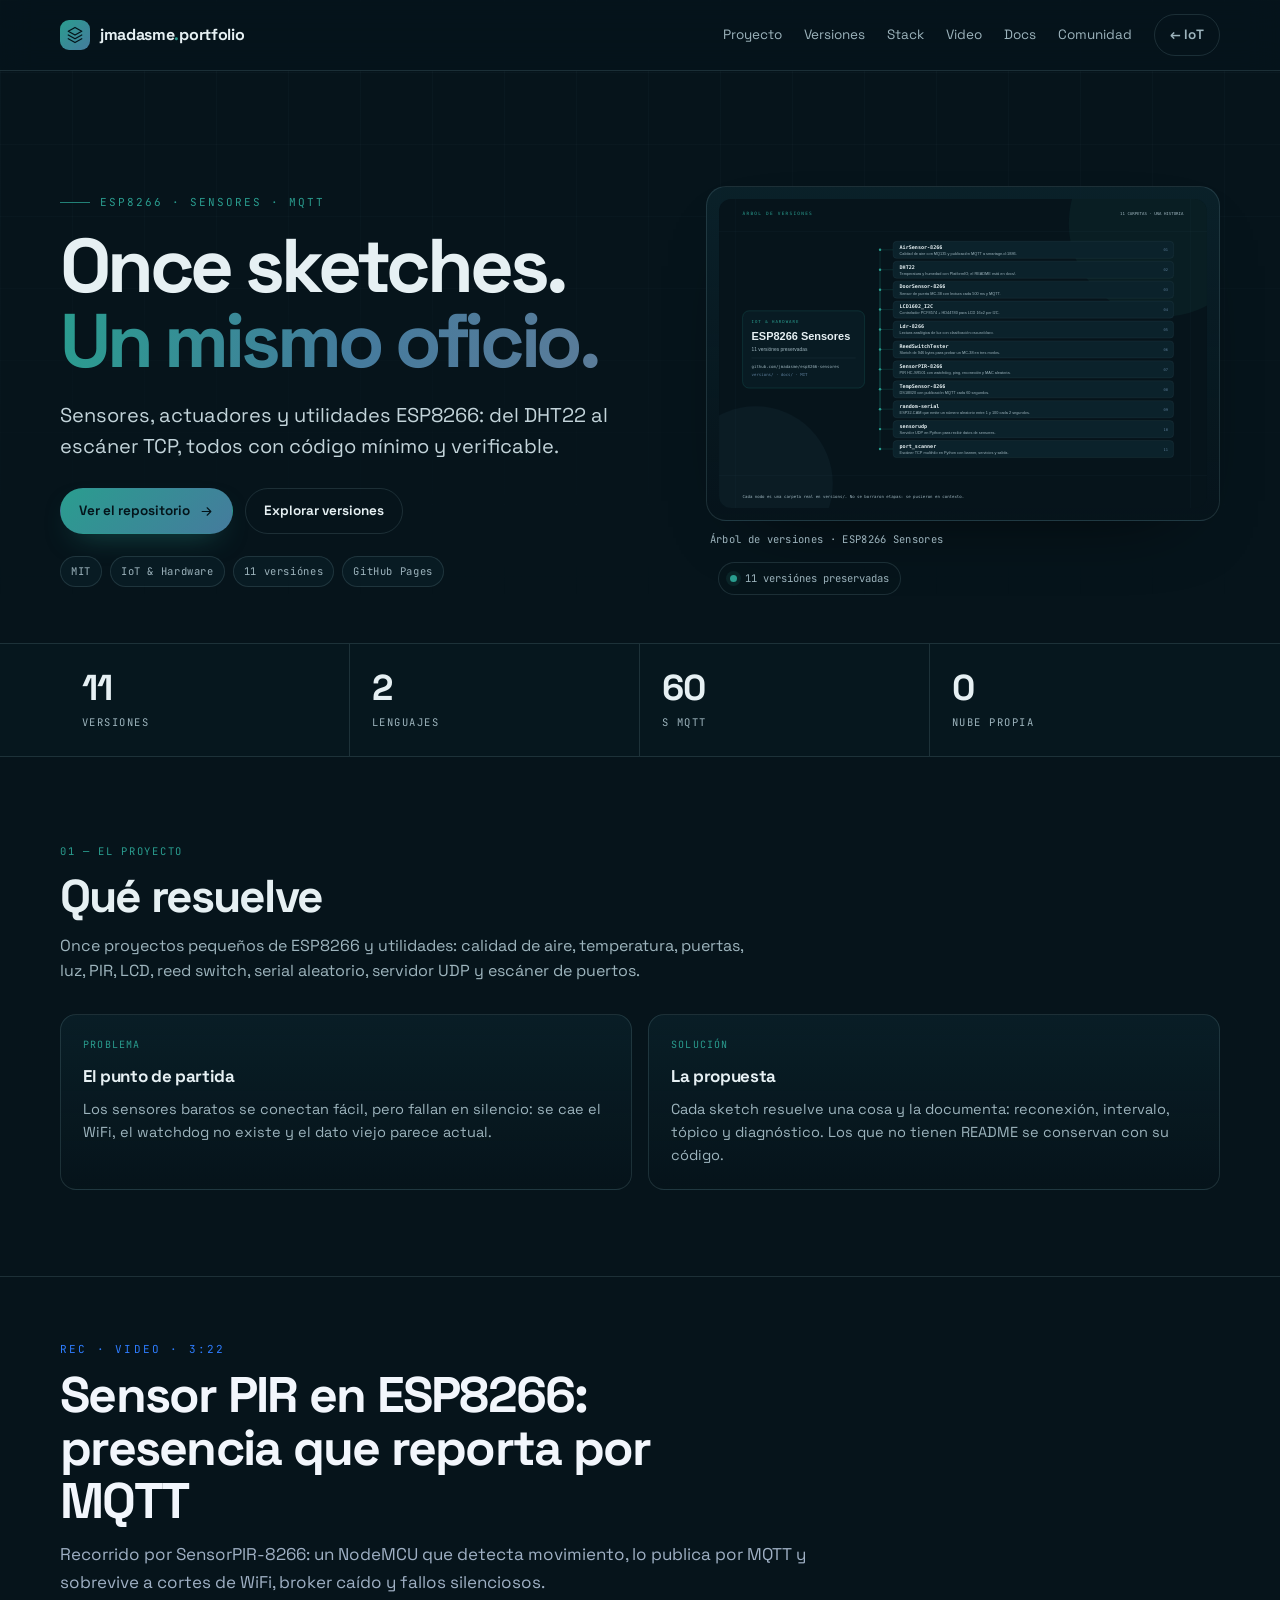
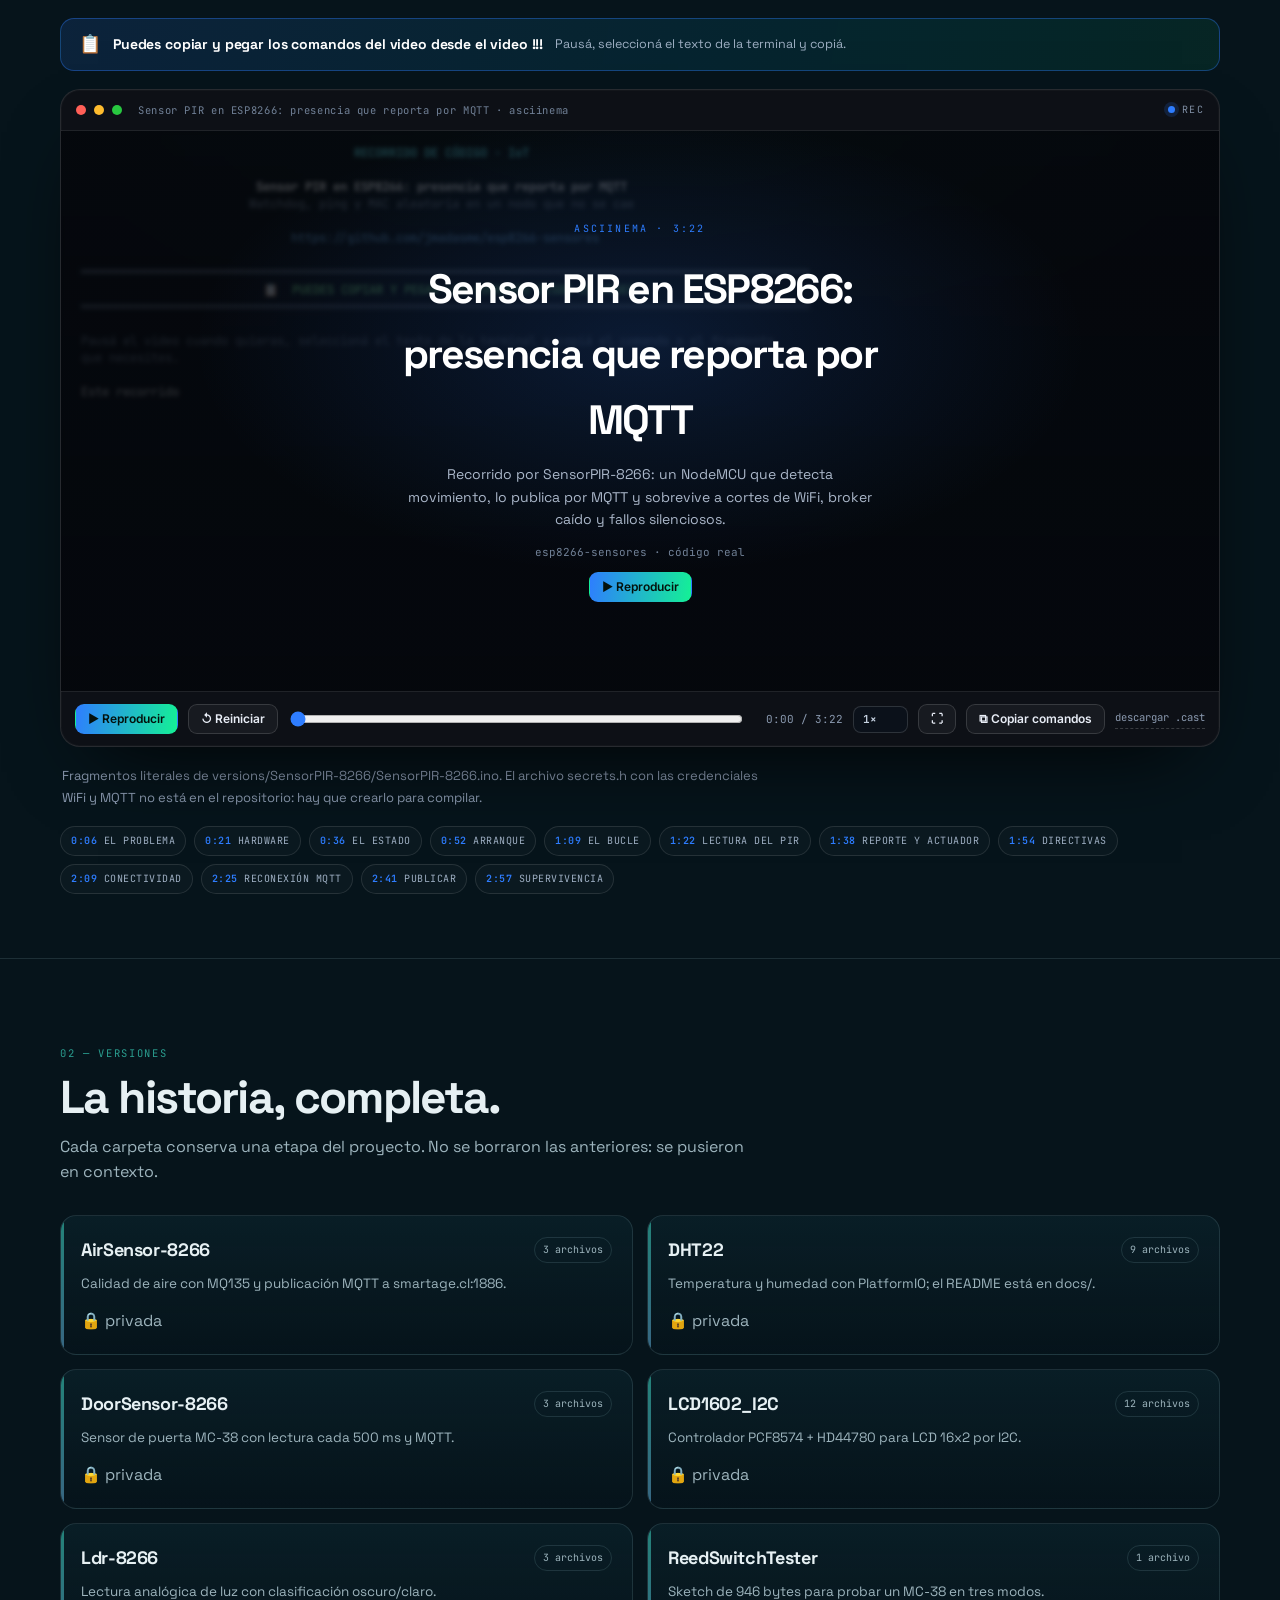
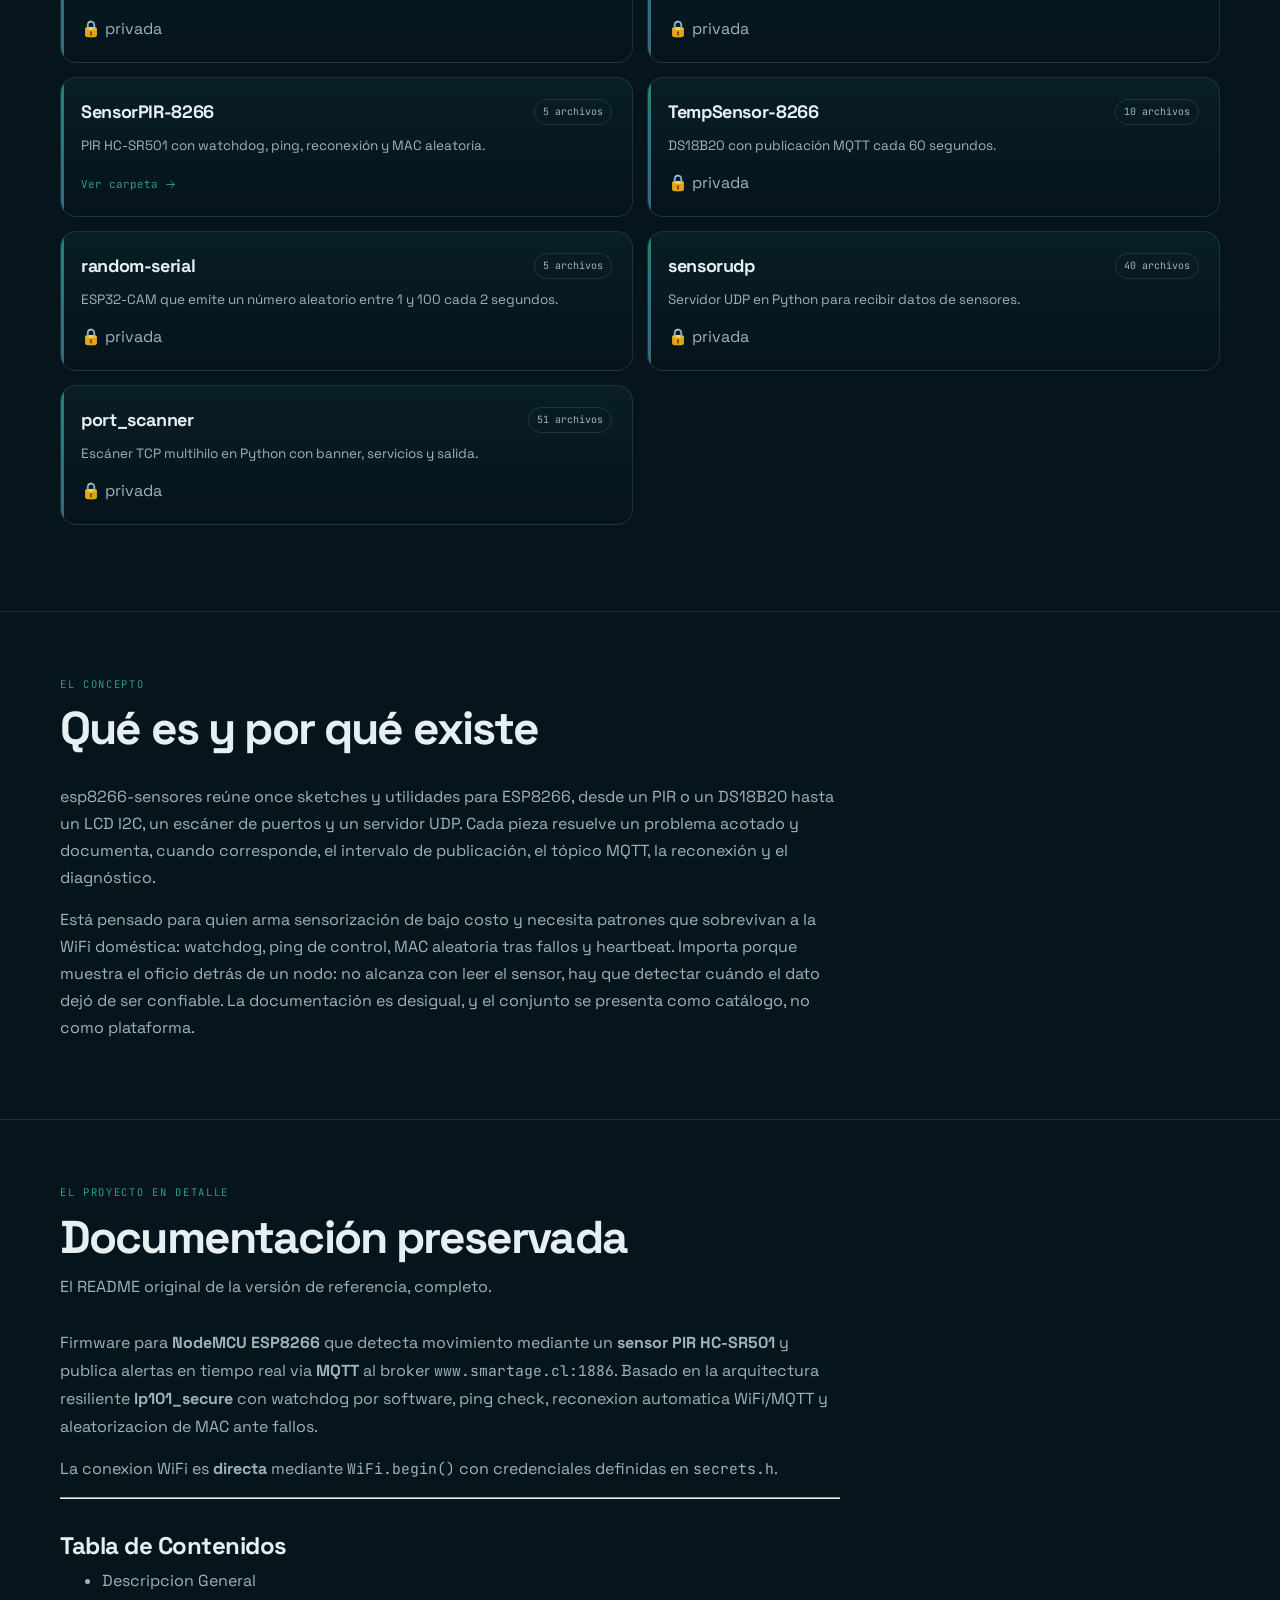
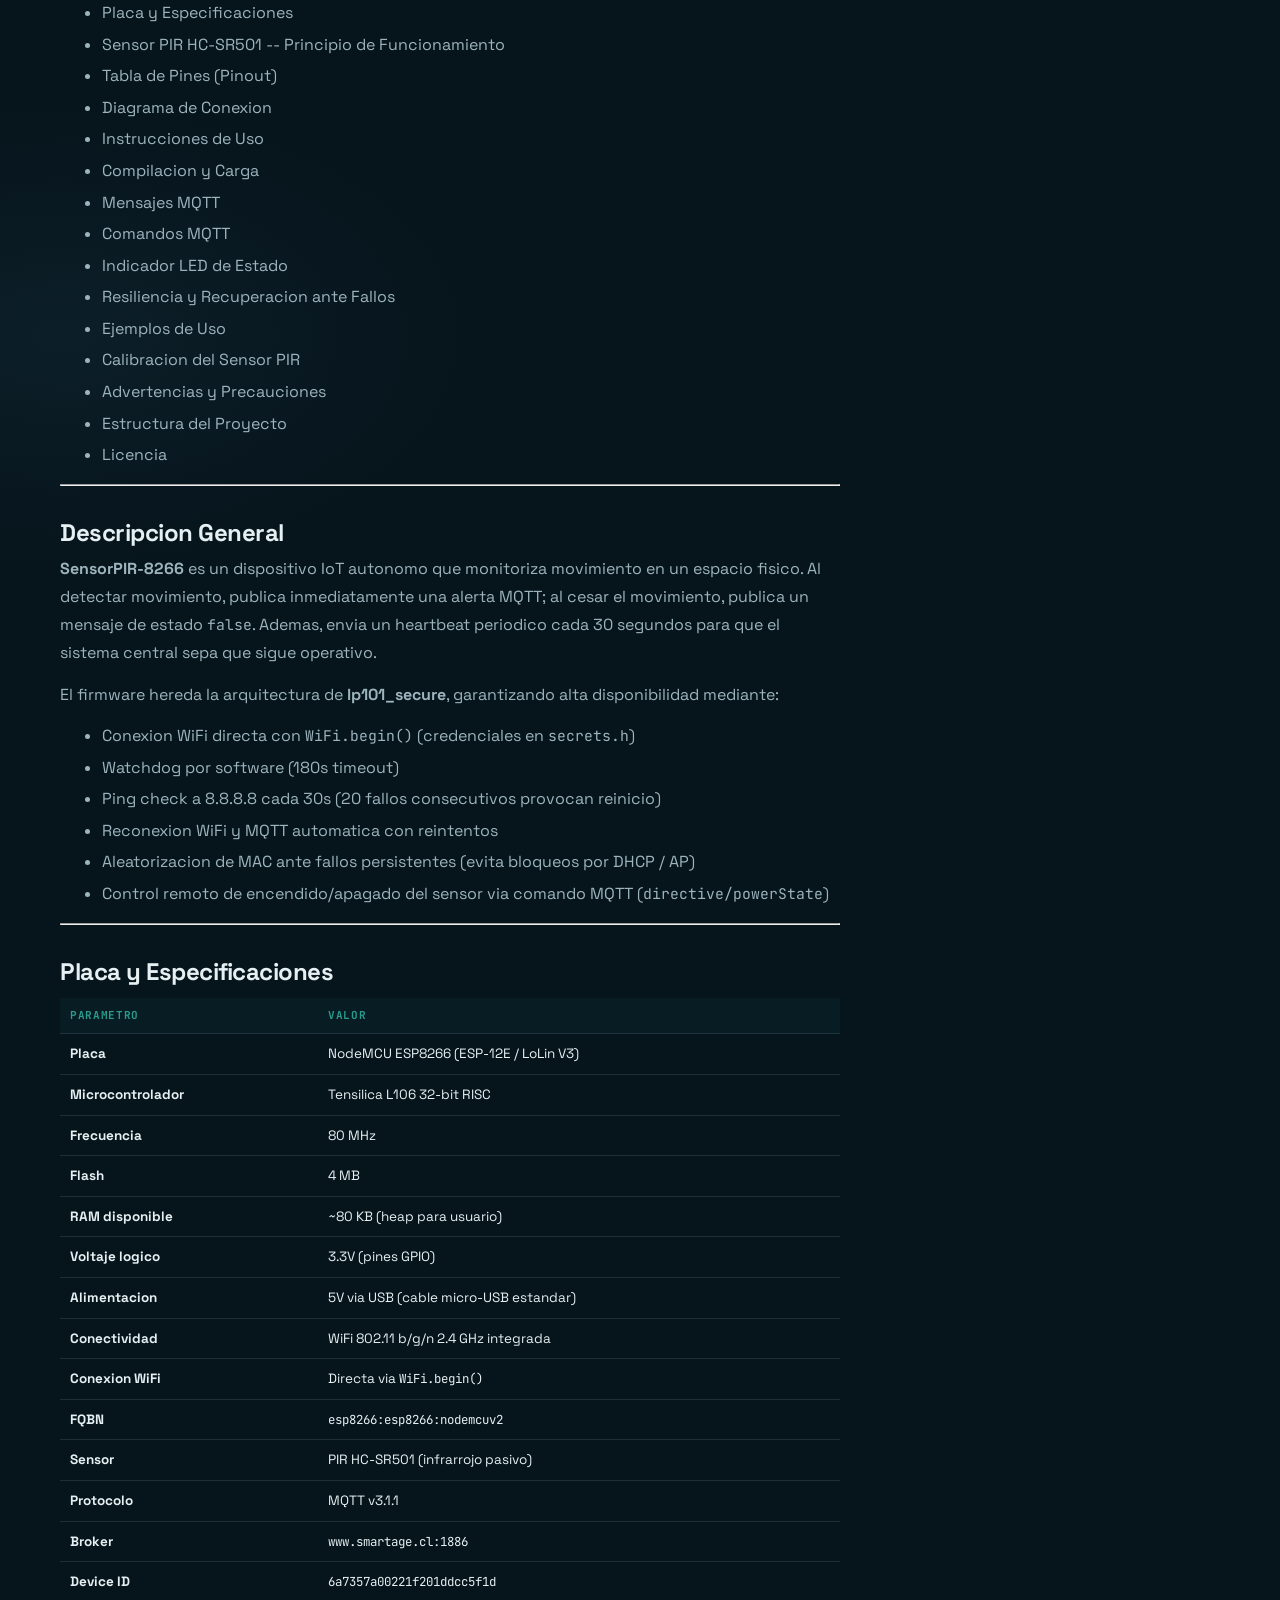
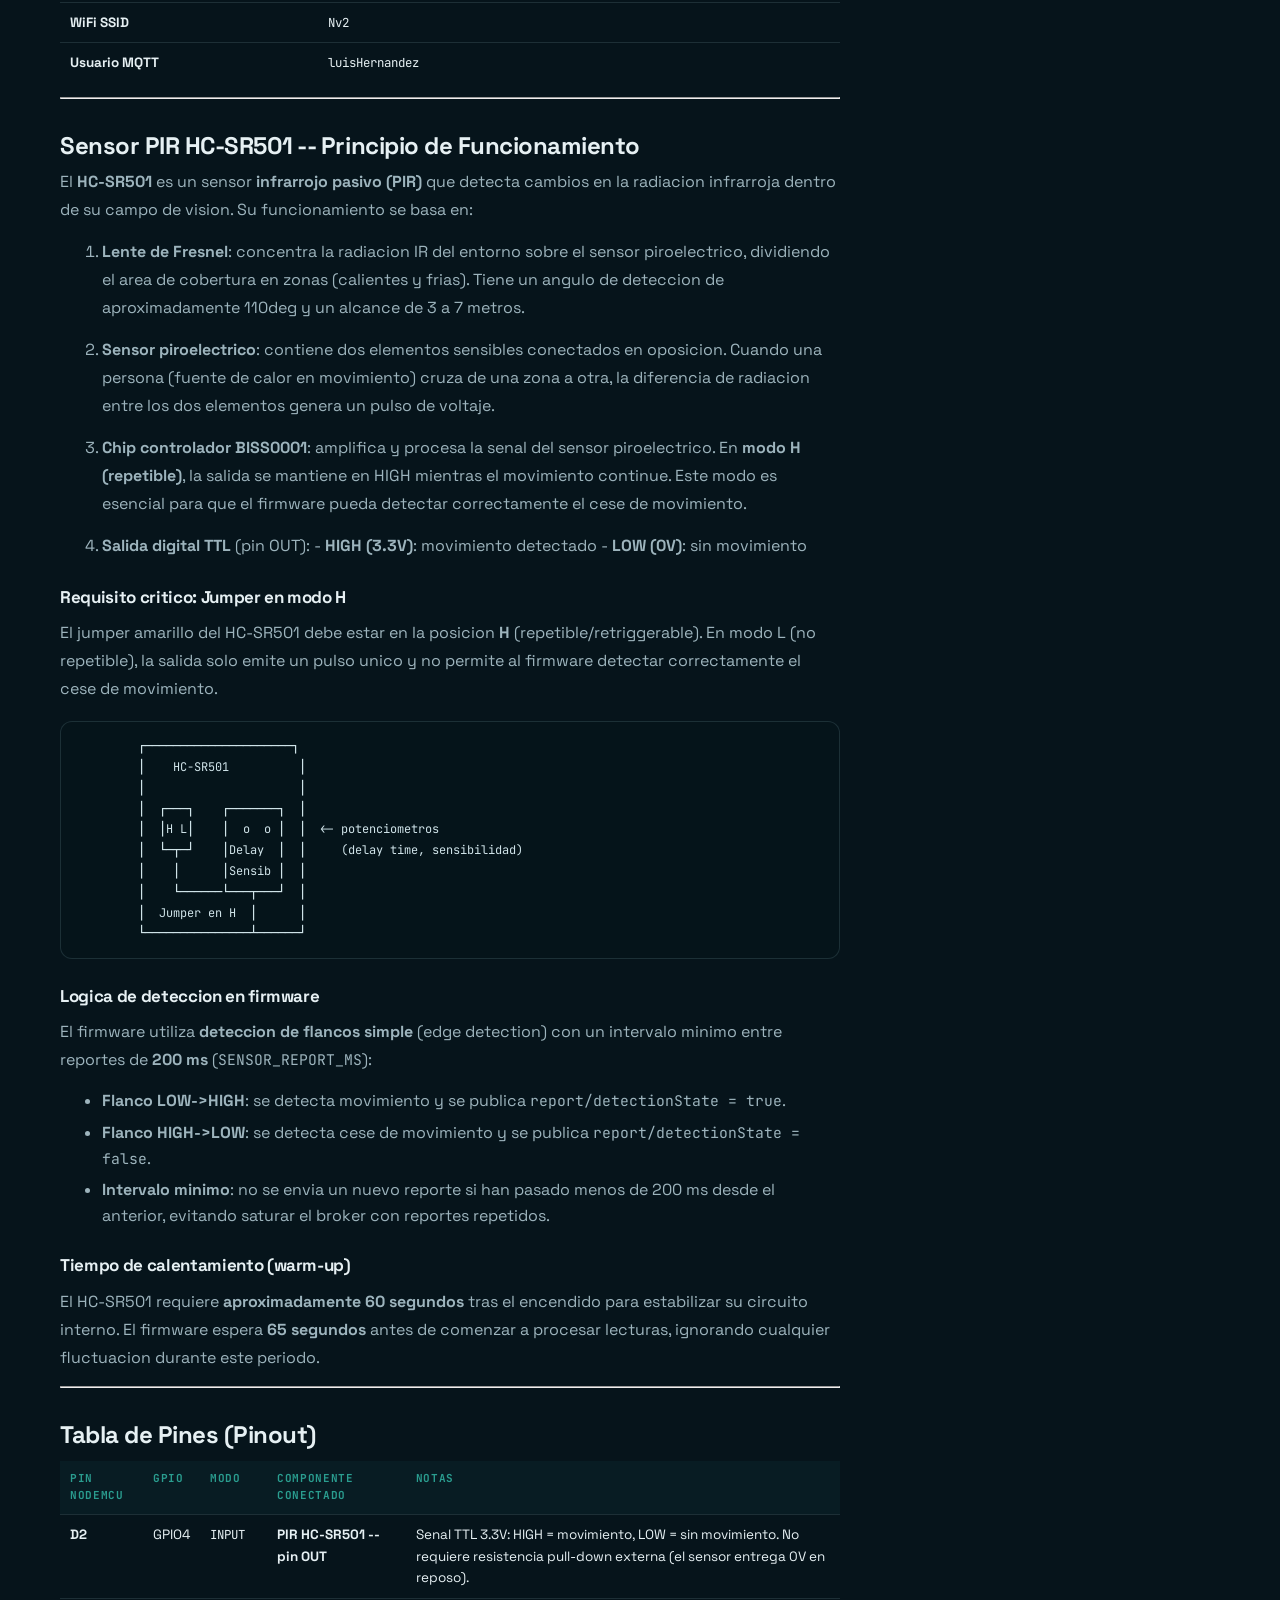
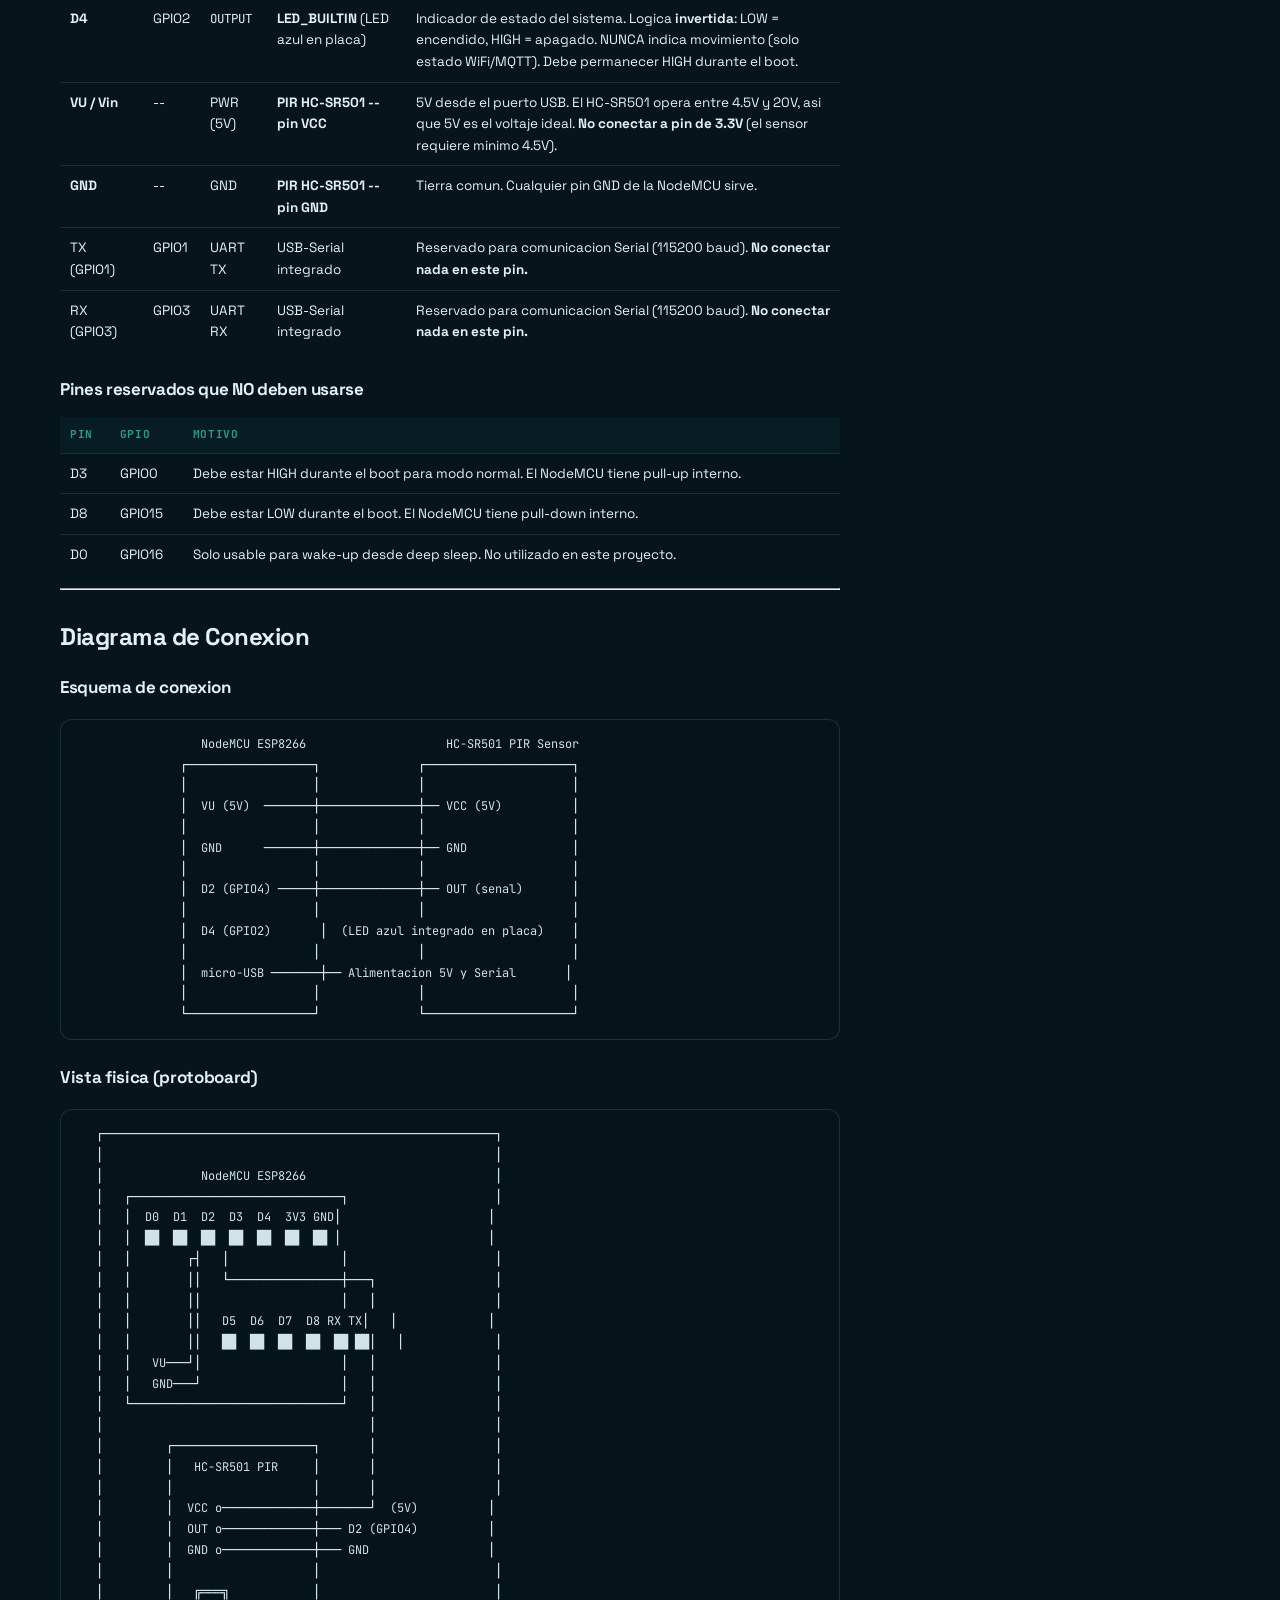
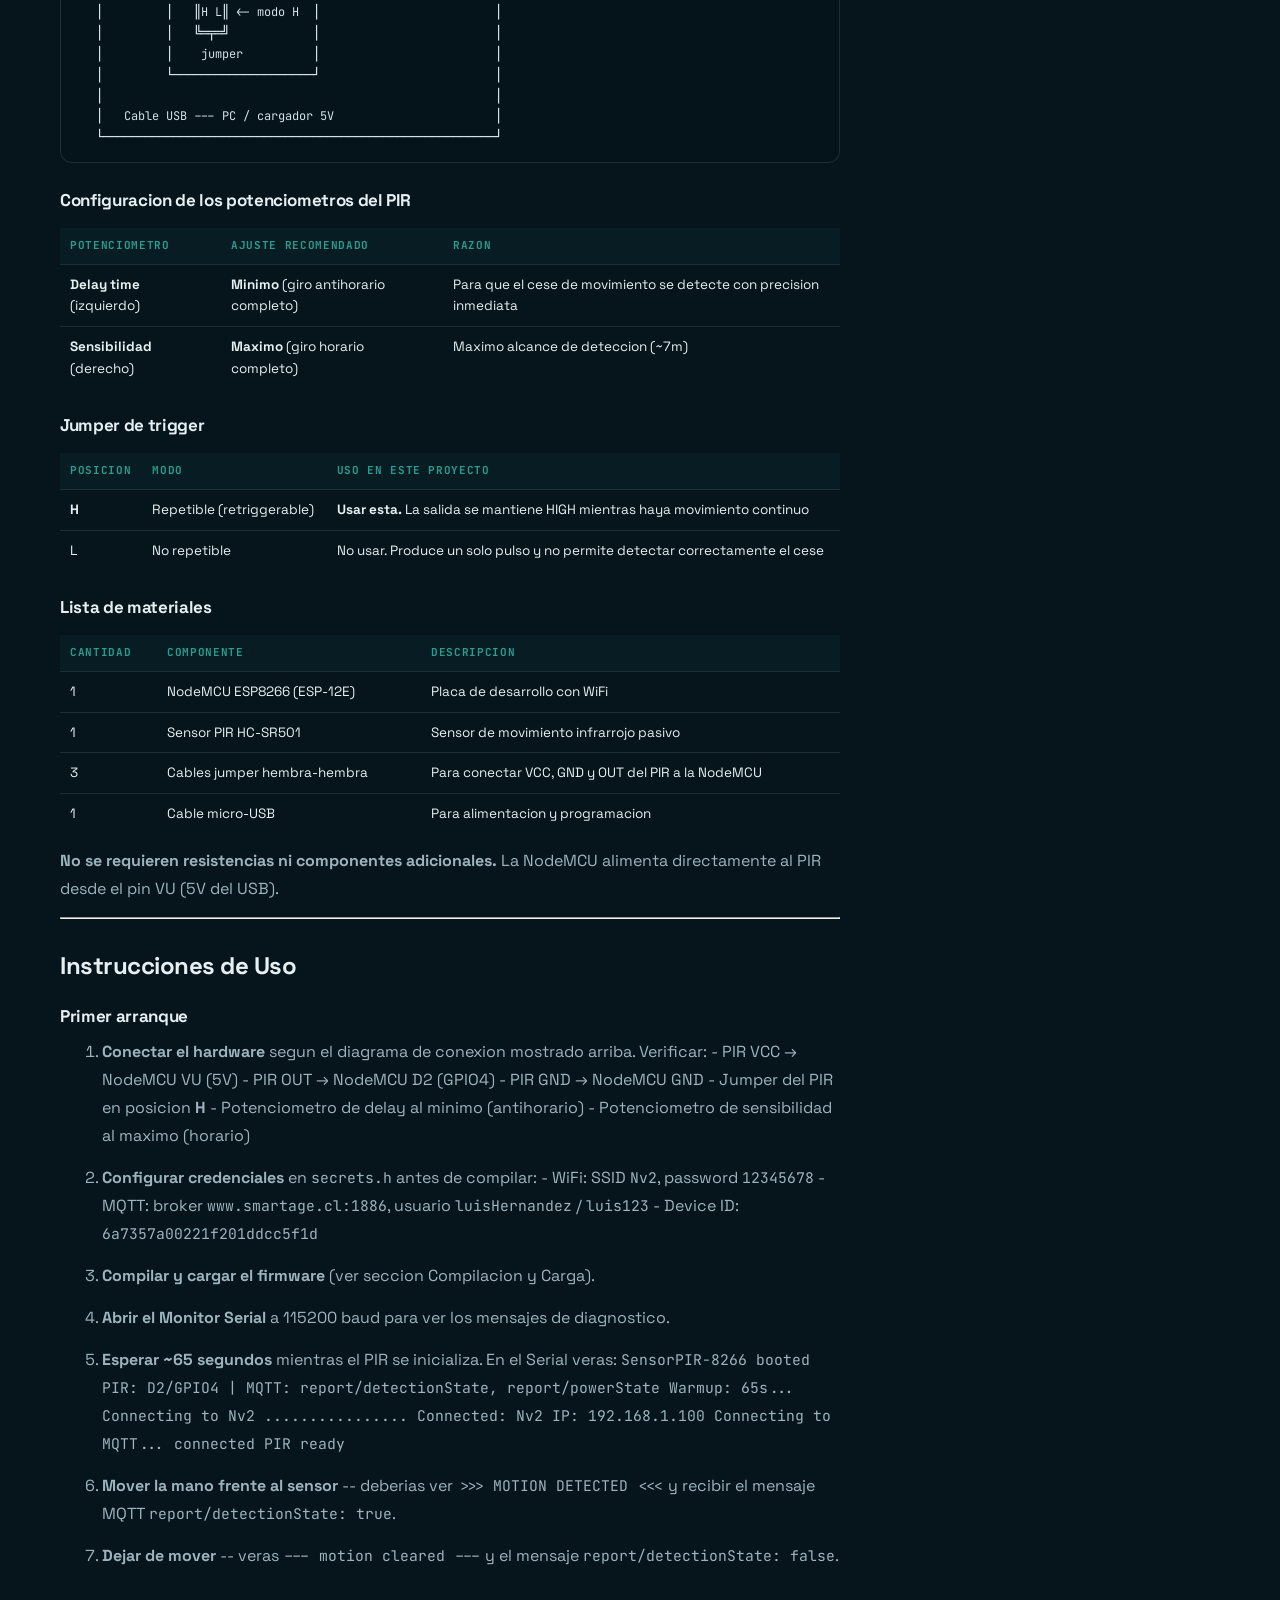
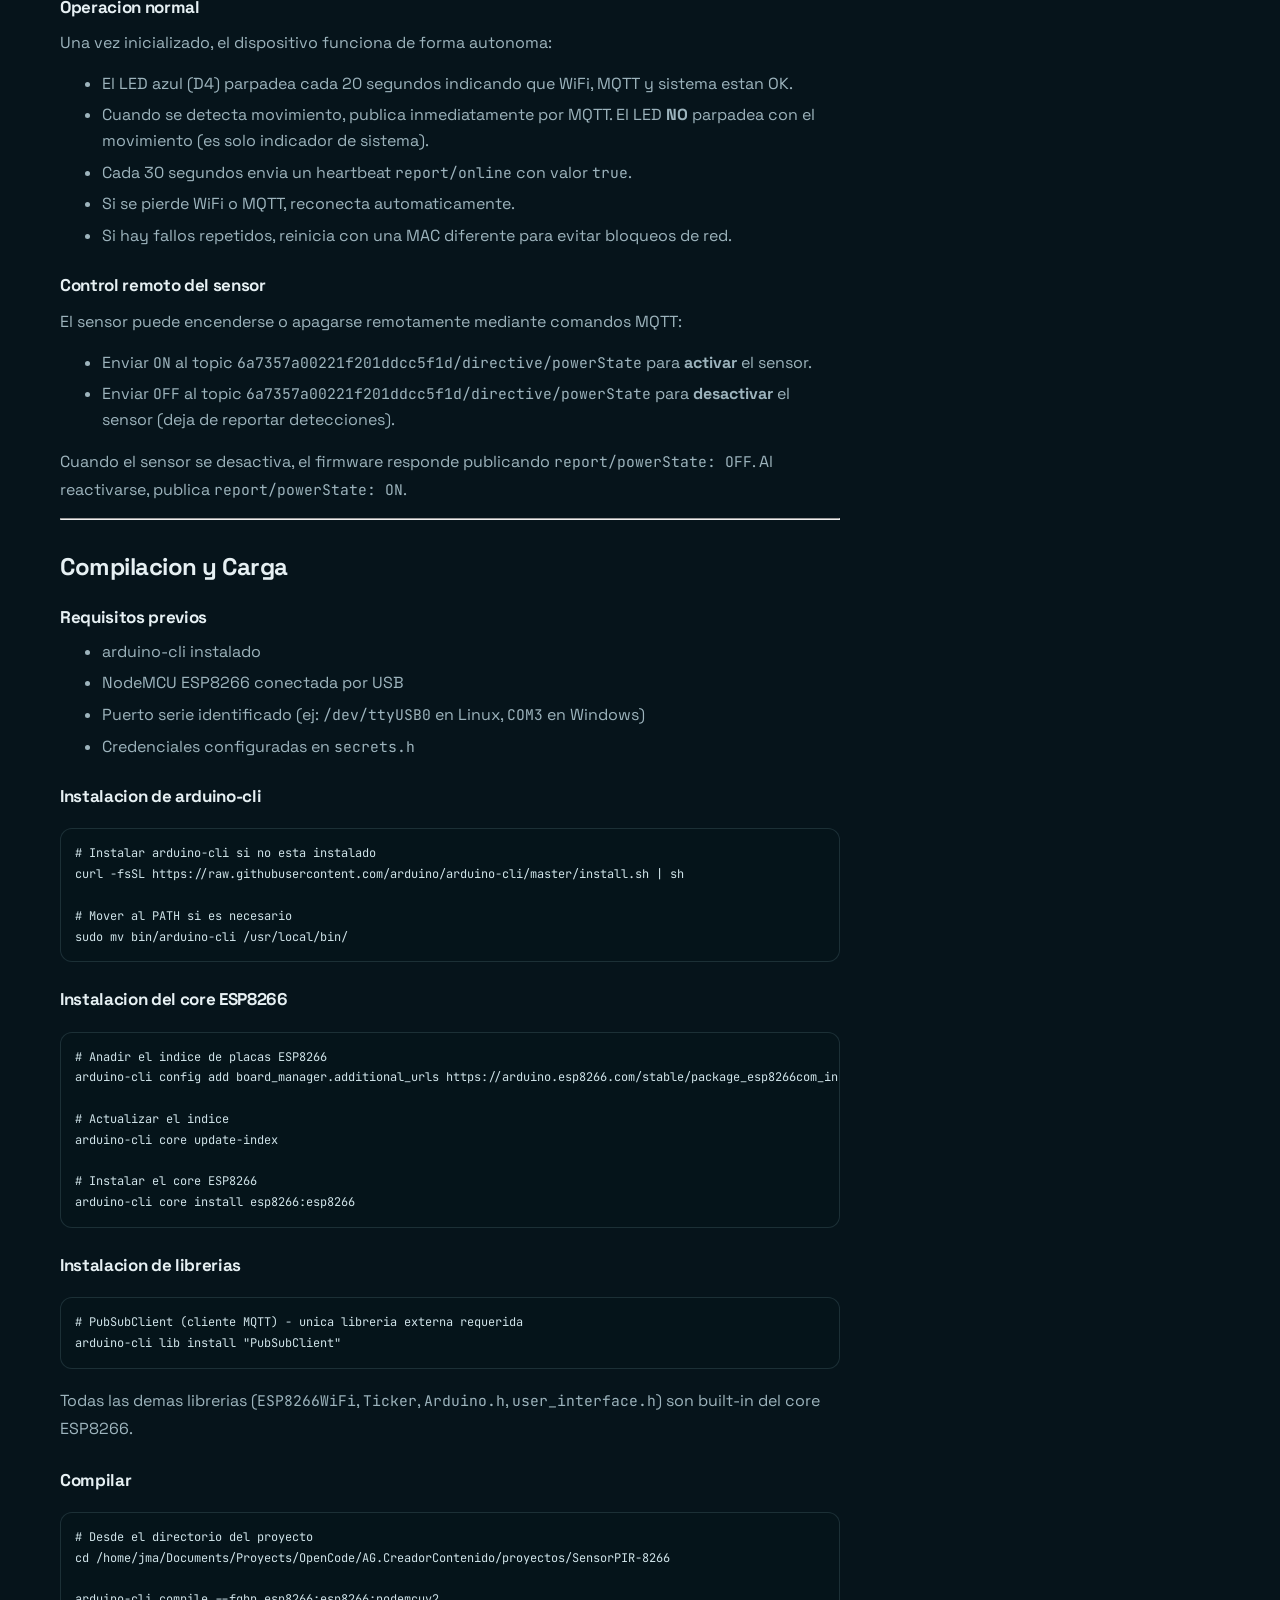
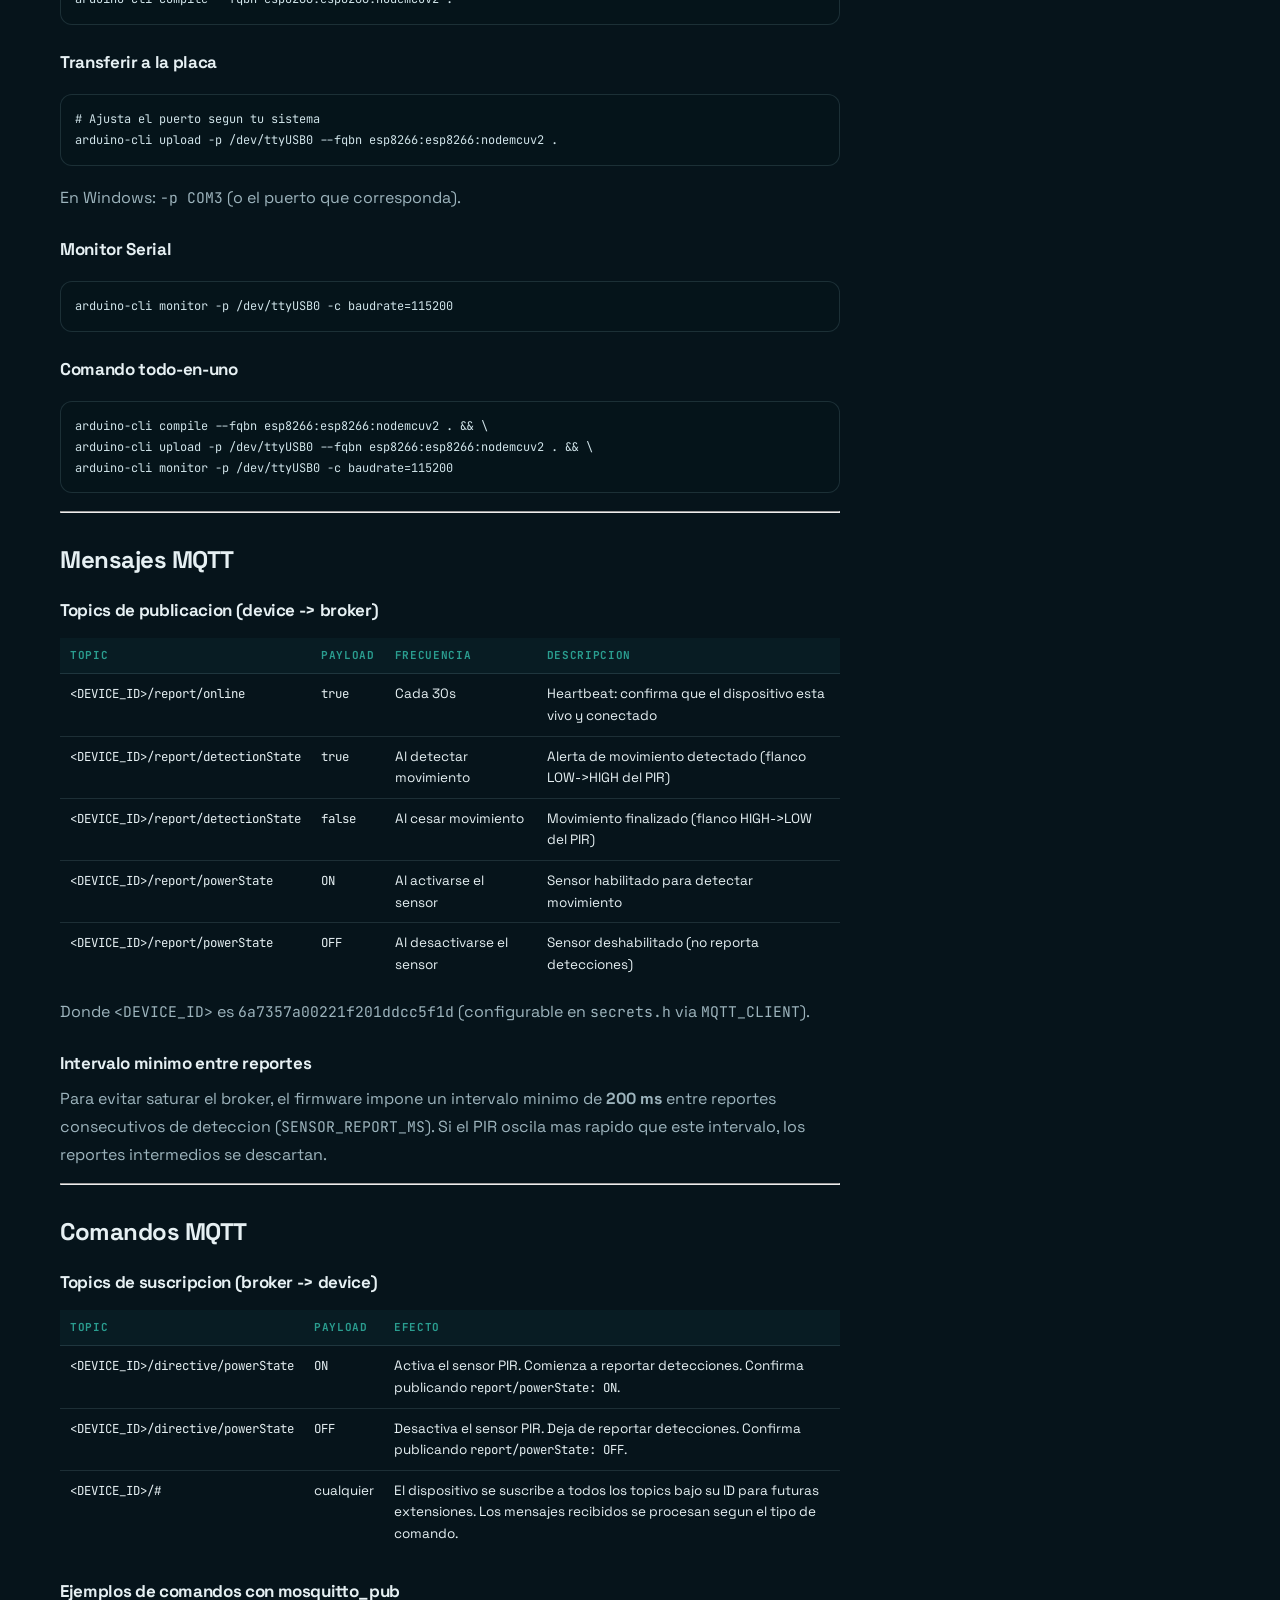
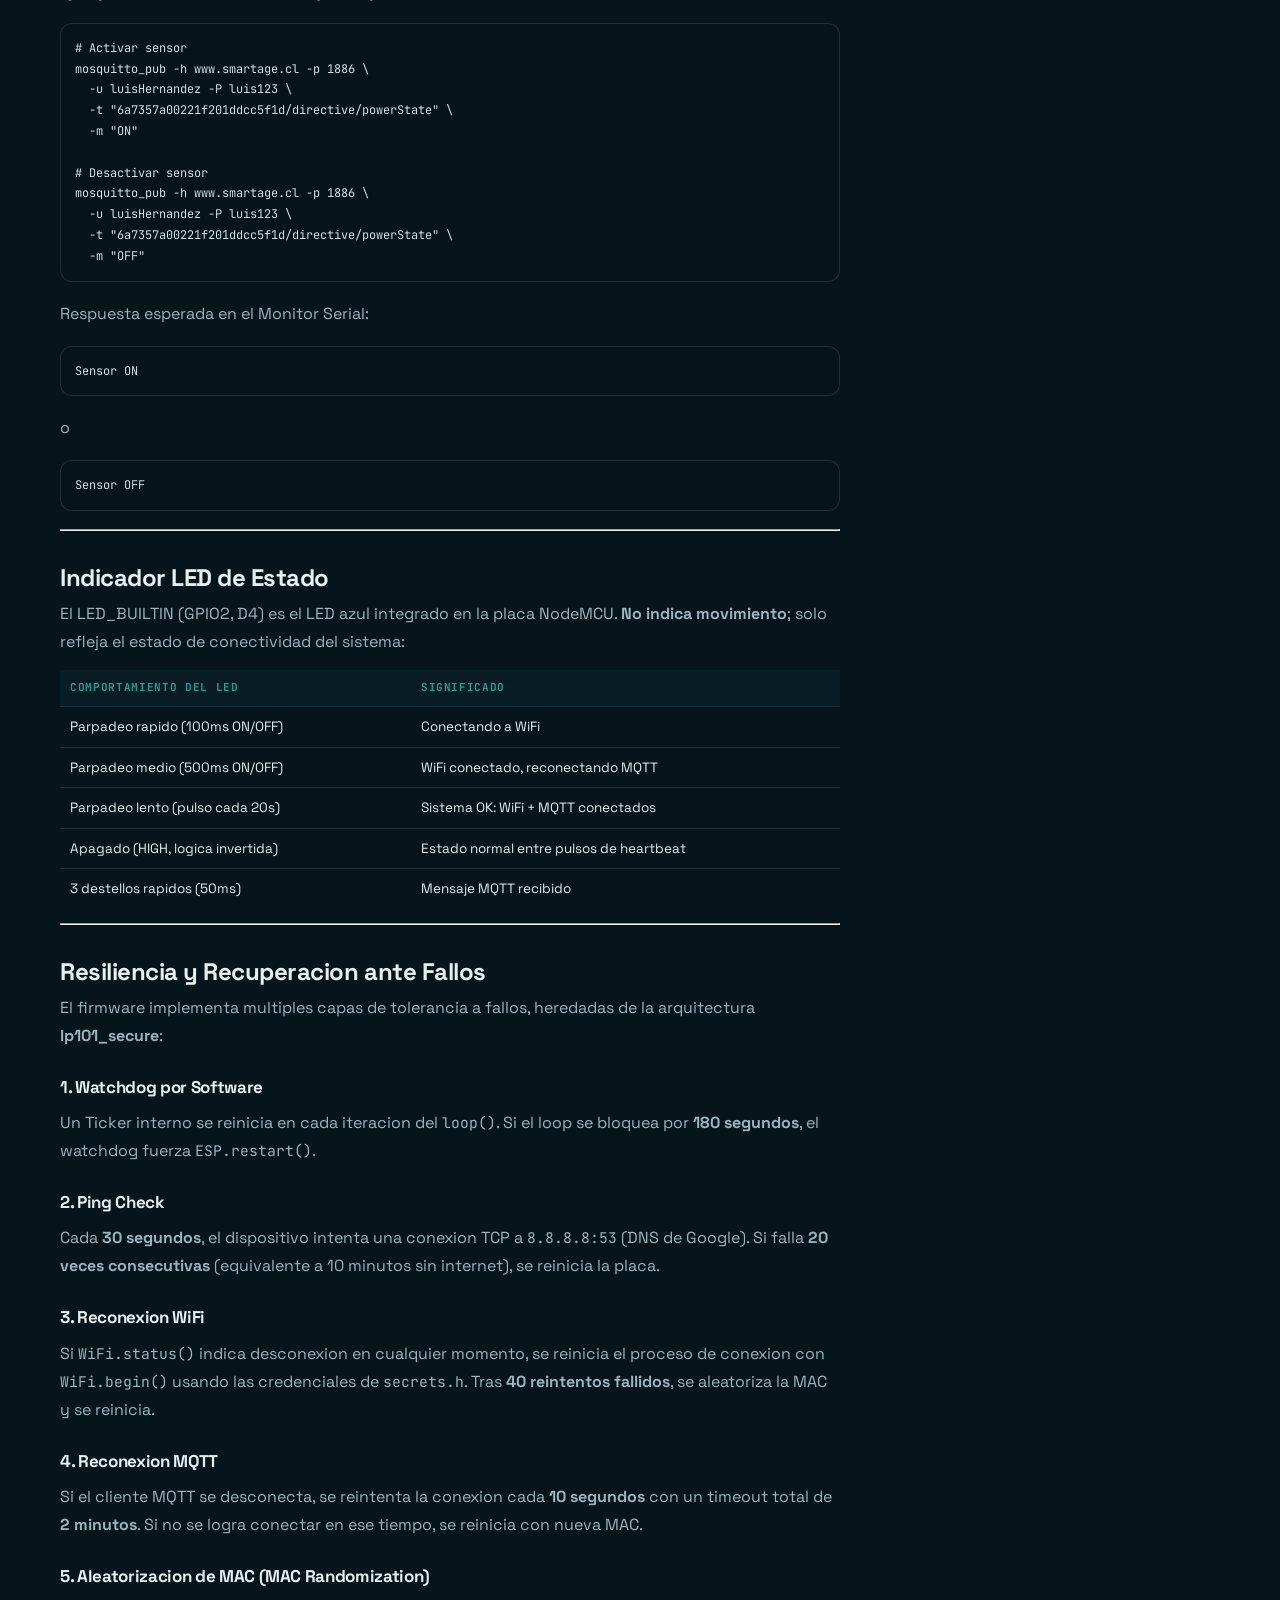
<file: docs/index.html>
<!doctype html>
<html lang="es-CL">
<head>
<meta charset="utf-8">
<meta name="viewport" content="width=device-width,initial-scale=1">
<title>ESP8266 Sensores · jmadasme</title>
<meta name="description" content="Once proyectos pequeños de ESP8266 y utilidades: calidad de aire, temperatura, puertas, luz, PIR, LCD, reed switch, serial aleatorio, servidor UDP y escáner de puertos.">
<meta property="og:title" content="ESP8266 Sensores · jmadasme">
<meta property="og:description" content="Once proyectos pequeños de ESP8266 y utilidades: calidad de aire, temperatura, puertas, luz, PIR, LCD, reed switch, serial aleatorio, servidor UDP y escáner de puertos.">
<meta property="og:image" content="assets/og.png">
<meta property="og:type" content="website">
<meta name="twitter:card" content="summary_large_image">
<link rel="preconnect" href="https://fonts.googleapis.com">
<link rel="preconnect" href="https://fonts.gstatic.com" crossorigin>
<link href="https://fonts.googleapis.com/css2?family=Inter:wght@400;500;600;700&family=JetBrains+Mono:wght@400;500&family=Space+Grotesk:wght@500;600;700&display=swap" rel="stylesheet">
<style>
:root{
  --bg:#06141b;--bg2:#081b23;--panel:#0b222b;
  --line:rgba(148, 190, 200, .16);--text:#e6f0f3;--muted:#9db4bd;
  --accent:#2A9D8F;--accent2:#457B9D;--accent3:#5B7C99;
  --warm:#D6A86A;
  --font:'Space Grotesk','Inter',system-ui,sans-serif;
  --mono:'JetBrains Mono',ui-monospace,SFMono-Regular,Menlo,monospace;
}
*{box-sizing:border-box}
html{scroll-behavior:smooth;scrollbar-width:none}
::-webkit-scrollbar{width:0;height:0}
body{margin:0;background:
  radial-gradient(900px 500px at 85% -10%,rgba(42,157,143,.12),transparent 60%),
  radial-gradient(700px 400px at 5% 20%,rgba(69,123,157,.10),transparent 60%),
  var(--bg);color:var(--text);font-family:var(--font);line-height:1.6;overflow-x:hidden}
body::before{content:"";position:fixed;inset:0;pointer-events:none;z-index:0;
  background-image:linear-gradient(rgba(148,190,200,.035) 1px,transparent 1px),linear-gradient(90deg,rgba(148,190,200,.035) 1px,transparent 1px);
  background-size:72px 72px;mask-image:linear-gradient(to bottom,#000 0%,transparent 70%)}
a{color:inherit;text-decoration:none}
.wrap{width:min(1160px,calc(100% - 40px));margin:0 auto;position:relative;z-index:1}
.nav{position:sticky;top:0;z-index:20;backdrop-filter:blur(16px);background:rgba(6,20,27,.78);border-bottom:1px solid var(--line)}
.nav-in{display:flex;align-items:center;justify-content:space-between;gap:18px;padding:14px 0}
.brand{display:flex;align-items:center;gap:10px;font-weight:700;letter-spacing:-.02em}
.brand-mark{width:30px;height:30px;border-radius:9px;display:grid;place-items:center;background:linear-gradient(135deg,var(--accent),var(--accent2));color:#04141a}
.nav-links{display:flex;align-items:center;gap:22px;font-size:13.5px;color:var(--muted)}
.nav-links a:hover{color:var(--text)}
.btn{display:inline-flex;align-items:center;gap:9px;border-radius:999px;padding:11px 18px;font-weight:650;font-size:13.5px;border:1px solid var(--line);transition:.18s}
.btn-primary{background:linear-gradient(135deg,var(--accent),var(--accent2));color:#04141a;border-color:transparent;box-shadow:0 12px 30px -16px rgba(42,157,143,.7)}
.btn-primary:hover{filter:brightness(1.07);transform:translateY(-1px)}
.btn-ghost:hover{border-color:rgba(148,190,200,.4);background:rgba(148,190,200,.06)}
.hero{padding:clamp(64px,9vw,116px) 0 48px}
.hero-grid{display:grid;grid-template-columns:1.08fr .92fr;gap:42px;align-items:center}
.eyebrow{font-family:var(--mono);font-size:11px;letter-spacing:.18em;text-transform:uppercase;color:var(--accent);display:flex;align-items:center;gap:10px;margin-bottom:18px}
.eyebrow::before{content:"";width:30px;height:1px;background:var(--accent);opacity:.8}
h1{font-size:clamp(42px,6.2vw,76px);line-height:.98;letter-spacing:-.055em;margin:0 0 22px;font-weight:700}
.grad{background:linear-gradient(100deg,var(--accent),var(--accent2) 55%,var(--accent3));-webkit-background-clip:text;background-clip:text;color:transparent}
.lead{font-size:clamp(17px,2vw,20px);color:#c3d4da;max-width:58ch;margin:0 0 26px;line-height:1.55}
.hero-actions{display:flex;gap:12px;flex-wrap:wrap;margin-bottom:22px}
.badges{display:flex;gap:8px;flex-wrap:wrap}
.badge{font-family:var(--mono);font-size:10.5px;letter-spacing:.06em;padding:6px 10px;border:1px solid var(--line);border-radius:999px;color:var(--muted);background:rgba(11,34,43,.55)}
.visual-frame{border:1px solid var(--line);border-radius:20px;padding:12px;background:linear-gradient(180deg,rgba(11,34,43,.9),rgba(6,20,27,.8));box-shadow:0 30px 80px -50px rgba(0,0,0,.9)}
.visual-frame img{width:100%;display:block;border-radius:12px}
.visual-caption{font-family:var(--mono);font-size:10.5px;color:var(--muted);margin:10px 4px 0;letter-spacing:.03em}
.float-chip{display:inline-flex;align-items:center;gap:8px;margin:14px 0 0 12px;font-family:var(--mono);font-size:10.5px;color:var(--muted);border:1px solid var(--line);border-radius:999px;padding:7px 11px;background:rgba(6,20,27,.8)}
.live-dot{width:7px;height:7px;border-radius:50%;background:var(--accent);box-shadow:0 0 0 4px rgba(42,157,143,.12)}
.stats{border-top:1px solid var(--line);border-bottom:1px solid var(--line);background:rgba(8,27,35,.45)}
.stats-grid{display:grid;grid-template-columns:repeat(4,1fr);gap:0}
.stat{padding:26px 22px;border-right:1px solid var(--line)}
.stat:last-child{border-right:0}
.stat-num{font-size:clamp(26px,3vw,36px);font-weight:700;letter-spacing:-.04em;line-height:1}
.stat-label{font-family:var(--mono);font-size:10.5px;text-transform:uppercase;letter-spacing:.14em;color:var(--muted);margin-top:8px}
.section{padding:clamp(52px,7vw,86px) 0;border-bottom:1px solid var(--line)}
.section.tight{padding:clamp(42px,5vw,66px) 0}
.section-head{max-width:760px;margin-bottom:30px}
.kicker{font-family:var(--mono);font-size:10.5px;letter-spacing:.16em;text-transform:uppercase;color:var(--accent);margin-bottom:12px}
h2{font-size:clamp(30px,4vw,46px);line-height:1.05;letter-spacing:-.04em;margin:0 0 12px}
.section-sub{color:var(--muted);font-size:16px;margin:0;max-width:70ch}
.two{display:grid;grid-template-columns:1fr 1fr;gap:16px}
.card{border:1px solid var(--line);border-radius:16px;padding:22px;background:linear-gradient(180deg,rgba(11,34,43,.72),rgba(6,20,27,.6))}
.card h3{margin:0 0 8px;font-size:17px;letter-spacing:-.02em}
.card p{margin:0;color:var(--muted);font-size:14.5px}
.card .tag{font-family:var(--mono);font-size:10px;letter-spacing:.12em;text-transform:uppercase;color:var(--accent);margin-bottom:10px;display:block}
.timeline{display:grid;grid-template-columns:repeat(4,1fr);gap:12px}
.step{border:1px solid var(--line);border-radius:14px;padding:18px;background:rgba(8,27,35,.55)}
.step-n{font-family:var(--mono);font-size:10.5px;color:var(--accent);margin-bottom:10px}
.step h4{margin:0 0 6px;font-size:14.5px}
.step p{margin:0;color:var(--muted);font-size:13px}
.versions{display:grid;grid-template-columns:repeat(2,1fr);gap:14px}
.version{border:1px solid var(--line);border-radius:16px;padding:20px;background:linear-gradient(180deg,rgba(11,34,43,.7),rgba(6,20,27,.55));position:relative;overflow:hidden}
.version::before{content:"";position:absolute;left:0;top:0;bottom:0;width:3px;background:linear-gradient(180deg,var(--accent),var(--accent2));opacity:.8}
.version-top{display:flex;align-items:center;justify-content:space-between;gap:10px;margin-bottom:8px}
.version h3{margin:0;font-size:18px;letter-spacing:-.02em}
.version .count{font-family:var(--mono);font-size:10px;color:var(--muted);border:1px solid var(--line);padding:4px 8px;border-radius:999px}
.version p{margin:0 0 14px;color:var(--muted);font-size:13.5px}
.version a{font-family:var(--mono);font-size:11px;color:var(--accent);display:inline-flex;align-items:center;gap:6px}
.version a:hover{color:var(--text)}
.features{display:grid;grid-template-columns:repeat(3,1fr);gap:12px}
.feature{border:1px solid var(--line);border-radius:14px;padding:18px;background:rgba(8,27,35,.45)}
.feature h4{margin:0 0 6px;font-size:14.5px}
.feature p{margin:0;color:var(--muted);font-size:13px}
.stack-grid{display:grid;grid-template-columns:1fr 1fr;gap:16px;align-items:start}
.chips{display:flex;flex-wrap:wrap;gap:8px;margin-bottom:14px}
.chip{font-family:var(--mono);font-size:10.5px;padding:6px 10px;border:1px solid var(--line);border-radius:999px;color:var(--muted);background:rgba(11,34,43,.55)}
.note{display:flex;gap:10px;align-items:flex-start;border:1px solid var(--line);border-radius:12px;padding:13px;color:var(--muted);font-size:12.5px;background:rgba(11,34,43,.35)}
.note svg{flex:0 0 auto;color:var(--accent);margin-top:1px}
.terminal{border:1px solid var(--line);border-radius:14px;background:#041016;overflow:hidden}
.terminal-bar{display:flex;align-items:center;gap:6px;padding:10px 12px;border-bottom:1px solid var(--line);background:rgba(11,34,43,.7)}
.dot{width:8px;height:8px;border-radius:50%;background:#36515c}
.dot:first-child{background:#9b5b5b}.dot:nth-child(2){background:#9b8a5b}.dot:nth-child(3){background:#4f8f78}
.terminal pre{margin:0;padding:16px;overflow:auto;font-family:var(--mono);font-size:12px;line-height:1.75;color:#c9dde2}
.docs{display:grid;grid-template-columns:repeat(3,1fr);gap:12px}
.doc{display:flex;flex-direction:column;gap:6px;border:1px solid var(--line);border-radius:14px;padding:17px;background:rgba(8,27,35,.45);transition:.18s}
.doc:hover{border-color:rgba(42,157,143,.45);transform:translateY(-2px)}
.doc .tag{font-family:var(--mono);font-size:9.5px;letter-spacing:.12em;color:var(--accent);text-transform:uppercase}
.doc h4{margin:0;font-size:14.5px}
.doc p{margin:0;color:var(--muted);font-size:12.5px}
.cta{padding:clamp(54px,7vw,88px) 0;text-align:center}
.cta-box{border:1px solid var(--line);border-radius:22px;padding:clamp(30px,5vw,56px);background:
  radial-gradient(600px 260px at 50% 0%,rgba(42,157,143,.16),transparent 70%),
  linear-gradient(180deg,rgba(11,34,43,.8),rgba(6,20,27,.65))}
.cta h2{max-width:22ch;margin:0 auto 14px}
.cta p{color:var(--muted);max-width:64ch;margin:0 auto 24px}
.footer{border-top:1px solid var(--line);padding:34px 0 46px;color:var(--muted);font-size:12.5px}
.footer-grid{display:flex;justify-content:space-between;gap:20px;flex-wrap:wrap}
.footer a{color:var(--muted)}.footer a:hover{color:var(--text)}
.reveal{opacity:1;transform:none}
@media(max-width:900px){
  .hero-grid,.stack-grid{grid-template-columns:1fr}
  .stats-grid{grid-template-columns:1fr 1fr}
  .stat:nth-child(2){border-right:0}
  .timeline,.features,.docs{grid-template-columns:1fr 1fr}
  .versions{grid-template-columns:1fr}
}
@media(max-width:620px){
  .nav-links a:not(.btn){display:none}
  .two,.timeline,.features,.docs{grid-template-columns:1fr}
  .stats-grid{grid-template-columns:1fr}
  .stat{border-right:0;border-bottom:1px solid var(--line)}
  h1{font-size:42px}
}

/* ── Contenido heredado del proyecto original, en clave sobria ── */
.rich{max-width:78ch}
.rich p{margin:0 0 14px;color:#c3d4da}
.rich h3{margin:26px 0 10px;font-size:19px;letter-spacing:-.02em}
.rich h4{margin:22px 0 8px;font-size:15px;letter-spacing:-.01em}
.rich ul,.rich ol{margin:0 0 16px;padding-left:22px;color:#c3d4da}
.rich li{margin:0 0 6px}
.rich figure{margin:22px 0;border:1px solid var(--line);border-radius:16px;padding:10px;background:rgba(11,34,43,.5)}
.rich figure img{width:100%;display:block;border-radius:10px}
.rich figcaption{font-family:var(--mono);font-size:11px;color:var(--muted);margin-top:9px;line-height:1.5}
.rich .table-wrap{overflow-x:auto;margin:18px 0;border:1px solid var(--line);border-radius:12px}
.rich table{border-collapse:collapse;width:100%;font-size:13.5px}
.rich th,.rich td{padding:9px 12px;border-bottom:1px solid var(--line);text-align:left;vertical-align:top}
.rich th{font-family:var(--mono);font-size:10.5px;letter-spacing:.08em;text-transform:uppercase;color:var(--muted);background:rgba(11,34,43,.6)}
.rich tr:last-child td{border-bottom:0}
.rich pre{margin:18px 0;padding:14px 16px;border:1px solid var(--line);border-radius:12px;background:#04141a;overflow-x:auto;font-family:var(--mono);font-size:12px;line-height:1.6;color:#cfe3e8}
.rich code{font-family:var(--mono);font-size:.92em}
.rich .note{margin:18px 0;padding:13px 16px;border-left:2px solid var(--accent);background:rgba(42,157,143,.07);color:#c3d4da;font-size:14px}
.rich .card-grid{display:grid;grid-template-columns:repeat(auto-fit,minmax(220px,1fr));gap:14px;margin:18px 0}
.rich .card-grid .card{margin:0}


.rich h3{margin:26px 0 8px}
.rich p{margin:0 0 14px;color:var(--muted);line-height:1.7}
.fail-grid{display:grid;grid-template-columns:repeat(2,minmax(0,1fr));gap:14px;margin-top:6px}
.fail{background:rgba(11,34,43,.55);border:1px solid var(--line);border-radius:14px;padding:18px}
.fail .v{font-family:var(--mono);font-size:10.5px;letter-spacing:.08em;text-transform:uppercase;color:var(--warm,#D6A86A)}
.fail h3{font-size:16px;margin:8px 0 6px}
.fail p{font-size:14px;margin:0;color:var(--muted)}
.rating-head{display:flex;align-items:center;gap:20px;margin:6px 0 18px;padding:18px 20px;border:1px solid var(--line);border-radius:16px;background:rgba(11,34,43,.55)}
.rating-avg{font-family:var(--mono);font-size:40px;line-height:1;color:var(--accent)}
.rating-avg small{font-size:14px;color:var(--muted)}
.rating-head p{margin:4px 0 0;font-size:14px;color:var(--muted);max-width:70ch}
.rating{display:grid;gap:2px}
.rating-row{display:grid;grid-template-columns:165px minmax(90px,1fr) 48px;gap:14px;align-items:center;padding:11px 0;border-bottom:1px solid var(--line)}
.rating-row:last-child{border-bottom:0}
.rating-name{font-size:13.5px;font-weight:600}
.rating-bar{height:6px;border-radius:99px;background:rgba(148,190,200,.14);overflow:hidden}
.rating-bar i{display:block;height:100%;border-radius:99px;background:linear-gradient(90deg,var(--accent),var(--accent2))}
.rating-score{font-family:var(--mono);font-size:12.5px;color:var(--accent);text-align:right}
.rating-note{grid-column:2/-1;font-size:12.5px;color:var(--muted);margin-top:-4px}
.faq{display:grid;gap:0;margin-top:4px}
.faq details{border-bottom:1px solid var(--line);padding:14px 0}
.faq summary{cursor:pointer;font-weight:600;font-size:15px;list-style:none}
.faq summary::-webkit-details-marker{display:none}
.faq summary::before{content:"+";display:inline-block;width:18px;color:var(--accent);font-family:var(--mono)}
.faq details[open] summary::before{content:"–"}
.faq p{margin:10px 0 0 18px;font-size:14px;color:var(--muted)}
@media(max-width:720px){
  .fail-grid{grid-template-columns:1fr}
  .rating-head{flex-direction:column;align-items:flex-start}
  .rating-row{grid-template-columns:120px 1fr 44px}
}


.detail h2{margin:34px 0 10px;font-size:24px;letter-spacing:-.02em}
.detail h3{margin:24px 0 8px;font-size:17px}
.detail p{margin:0 0 14px;color:var(--muted);line-height:1.75}
.detail ul,.detail ol{margin:0 0 16px 20px;color:var(--muted)}
.detail li{margin:6px 0}
.detail table{width:100%;border-collapse:collapse;margin:14px 0;font-size:13.5px}
.detail th,.detail td{border-bottom:1px solid var(--line);padding:9px 10px;text-align:left;vertical-align:top}
.detail th{font-family:var(--mono);font-size:11px;text-transform:uppercase;letter-spacing:.06em;color:var(--accent)}
.detail pre{background:rgba(6,20,27,.75);border:1px solid var(--line);border-radius:12px;padding:14px;overflow:auto;font-size:13px}
.detail code{font-family:var(--mono);font-size:.92em}
.detail img{max-width:100%;border-radius:12px;border:1px solid var(--line)}
.detail blockquote{border-left:2px solid var(--accent);margin:14px 0;padding:2px 0 2px 16px;color:var(--muted)}

</style>
<link rel="stylesheet" href="assets/community.css?v=1">
<link href="rec/player.css?v=1" rel="stylesheet"/>
</head>
<body>
<header class="nav"><div class="wrap nav-in">
  <a class="brand" href="/"><span class="brand-mark"><svg viewBox="0 0 24 24" width="18" height="18" fill="none" stroke="currentColor" stroke-width="1.7" stroke-linecap="round" stroke-linejoin="round" aria-hidden="true"><path d="m12 2 9 5-9 5-9-5 9-5z"/><path d="m3 12 9 5 9-5M3 17l9 5 9-5"/></svg></span><span>jmadasme<span style="color:var(--accent)">.</span>portfolio</span></a>
  <nav class="nav-links">
    <a href="#proyecto">Proyecto</a><a href="#versiones">Versiones</a><a href="#stack">Stack</a><a href="#video">Video</a>
<a href="#docs">Docs</a><a href="#comunidad">Comunidad</a>
    <a class="btn btn-ghost" style="padding:9px 15px" href="/iot/">← IoT</a>
  </nav>
</div></header>
<main id="top">
<section class="hero"><div class="wrap hero-grid">
  <div class="hero-copy">
    <div class="eyebrow">ESP8266 · Sensores · MQTT</div>
    <h1>Once sketches.<br><span class='grad'>Un mismo oficio.</span></h1>
    <p class="lead">Sensores, actuadores y utilidades ESP8266: del DHT22 al escáner TCP, todos con código mínimo y verificable.</p>
    <div class="hero-actions">
      <a class="btn btn-primary" href="https://github.com/jmadasme/esp8266-sensores" target="_blank" rel="noopener">Ver el repositorio <svg viewBox="0 0 24 24" width="15" height="15" fill="none" stroke="currentColor" stroke-width="1.7" stroke-linecap="round" stroke-linejoin="round" aria-hidden="true"><path d="M5 12h14M13 6l6 6-6 6"/></svg></a>
      <a class="btn btn-ghost" href="#versiones">Explorar versiones</a>
    </div>
    <div class="badges"><span class="badge">MIT</span><span class="badge">IoT &amp; Hardware</span><span class="badge">11 versiónes</span><span class="badge">GitHub Pages</span></div>
  </div>
  <div class="hero-visual">
    <div class="visual-frame"><img src="assets/architecture.svg" alt="Árbol de versiones de ESP8266 Sensores"></div>
    <div class="visual-caption">Árbol de versiones · ESP8266 Sensores</div>
    <div class="float-chip"><span class="live-dot"></span>11 versiónes preservadas</div>
  </div>
</div></section>

<section class="stats"><div class="wrap stats-grid"><div class="stat"><div class="stat-num">11</div><div class="stat-label">versiones</div></div><div class="stat"><div class="stat-num">2</div><div class="stat-label">lenguajes</div></div><div class="stat"><div class="stat-num">60</div><div class="stat-label">s MQTT</div></div><div class="stat"><div class="stat-num">0</div><div class="stat-label">nube propia</div></div></div></section>

<section class="section" id="proyecto"><div class="wrap">
  <div class="section-head reveal"><div class="kicker">01 — El proyecto</div><h2>Qué resuelve</h2><p class="section-sub">Once proyectos pequeños de ESP8266 y utilidades: calidad de aire, temperatura, puertas, luz, PIR, LCD, reed switch, serial aleatorio, servidor UDP y escáner de puertos.</p></div>
  <div class="two">
    <div class="card reveal"><span class="tag">Problema</span><h3>El punto de partida</h3><p>Los sensores baratos se conectan fácil, pero fallan en silencio: se cae el WiFi, el watchdog no existe y el dato viejo parece actual.</p></div>
    <div class="card reveal"><span class="tag">Solución</span><h3>La propuesta</h3><p>Cada sketch resuelve una cosa y la documenta: reconexión, intervalo, tópico y diagnóstico. Los que no tienen README se conservan con su código.</p></div>
  </div>
</div></section>


<section class="section tight rec-section" id="video" style="--accent:#2E7DFF;--accent2:#14F195">
<div class="wrap">
<div class="rec-kicker">REC · VIDEO · 3:22</div>
<h2 class="rec-h2">Sensor PIR en ESP8266: presencia que reporta por MQTT</h2>
<p class="rec-lead">Recorrido por SensorPIR-8266: un NodeMCU que detecta movimiento, lo publica por MQTT y sobrevive a cortes de WiFi, broker caído y fallos silenciosos.</p>
<div class="rec-banner">
<span class="rec-banner-icon">📋</span>
<strong>Puedes copiar y pegar los comandos del video desde el video !!!</strong>
<span>Pausá, seleccioná el texto de la terminal y copiá.</span>
</div>
<div class="rec-shell">
<div class="rec-bar"><i></i><i></i><i></i><span class="rec-title">Sensor PIR en ESP8266: presencia que reporta por MQTT · asciinema</span><span class="rec-rec"><b></b>REC</span></div>
<div class="rec-screen-wrap">
<div class="rec-screen" id="rec-screen"></div>
<div class="rec-poster" id="rec-poster">
<div class="rec-kicker">ASCIINEMA · 3:22</div>
<h3>Sensor PIR en ESP8266: presencia que reporta por MQTT</h3>
<p>Recorrido por SensorPIR-8266: un NodeMCU que detecta movimiento, lo publica por MQTT y sobrevive a cortes de WiFi, broker caído y fallos silenciosos.</p>
<div class="rec-poster-meta">esp8266-sensores · código real</div>
<button class="rec-btn rec-primary" id="rec-start" type="button">▶ Reproducir</button>
</div>
</div>
<div class="rec-controls">
<button class="rec-btn rec-primary" id="rec-play" type="button">▶ Reproducir</button>
<button class="rec-btn" id="rec-restart" type="button">↺ Reiniciar</button>
<input class="rec-progress" id="rec-range" type="range" min="0" max="1000" value="0" aria-label="Progreso"/>
<span class="rec-time" id="rec-time">0:00 / 3:22</span>
<select class="rec-speed" id="rec-speed" aria-label="Velocidad"><option value="1">1×</option><option value="1.25">1.25×</option><option value="1.5">1.5×</option><option value="2">2×</option></select>
<button class="rec-btn" id="rec-full" type="button" title="Pantalla completa">⛶</button>
<button class="rec-btn" id="rec-copy" type="button">⧉ Copiar comandos</button>
<a class="rec-download" href="rec/esp8266-sensores.cast" download>descargar .cast</a>
</div>
</div>
<p class="rec-note">Fragmentos literales de versions/SensorPIR-8266/SensorPIR-8266.ino. El archivo secrets.h con las credenciales WiFi y MQTT no está en el repositorio: hay que crearlo para compilar.</p>
<div class="rec-chapters"><span class="rec-chip"><b>0:06</b> EL PROBLEMA</span><span class="rec-chip"><b>0:21</b> HARDWARE</span><span class="rec-chip"><b>0:36</b> EL ESTADO</span><span class="rec-chip"><b>0:52</b> ARRANQUE</span><span class="rec-chip"><b>1:09</b> EL BUCLE</span><span class="rec-chip"><b>1:22</b> LECTURA DEL PIR</span><span class="rec-chip"><b>1:38</b> REPORTE Y ACTUADOR</span><span class="rec-chip"><b>1:54</b> DIRECTIVAS</span><span class="rec-chip"><b>2:09</b> CONECTIVIDAD</span><span class="rec-chip"><b>2:25</b> RECONEXIÓN MQTT</span><span class="rec-chip"><b>2:41</b> PUBLICAR</span><span class="rec-chip"><b>2:57</b> SUPERVIVENCIA</span></div>
</div>
</section>

<section class="section" id="versiones"><div class="wrap">
  <div class="section-head reveal"><div class="kicker">02 — Versiones</div><h2>La historia, completa.</h2><p class="section-sub">Cada carpeta conserva una etapa del proyecto. No se borraron las anteriores: se pusieron en contexto.</p></div>
  <div class="versions"><article class="version reveal">
  <div class="version-top"><h3>AirSensor-8266</h3><span class="count">3 archivos</span></div>
  <p>Calidad de aire con MQ135 y publicación MQTT a smartage.cl:1886.</p>
  <span class="lock" style="color:var(--muted)">🔒 privada</span>
</article><article class="version reveal">
  <div class="version-top"><h3>DHT22</h3><span class="count">9 archivos</span></div>
  <p>Temperatura y humedad con PlatformIO; el README está en docs/.</p>
  <span class="lock" style="color:var(--muted)">🔒 privada</span>
</article><article class="version reveal">
  <div class="version-top"><h3>DoorSensor-8266</h3><span class="count">3 archivos</span></div>
  <p>Sensor de puerta MC-38 con lectura cada 500 ms y MQTT.</p>
  <span class="lock" style="color:var(--muted)">🔒 privada</span>
</article><article class="version reveal">
  <div class="version-top"><h3>LCD1602_I2C</h3><span class="count">12 archivos</span></div>
  <p>Controlador PCF8574 + HD44780 para LCD 16x2 por I2C.</p>
  <span class="lock" style="color:var(--muted)">🔒 privada</span>
</article><article class="version reveal">
  <div class="version-top"><h3>Ldr-8266</h3><span class="count">3 archivos</span></div>
  <p>Lectura analógica de luz con clasificación oscuro/claro.</p>
  <span class="lock" style="color:var(--muted)">🔒 privada</span>
</article><article class="version reveal">
  <div class="version-top"><h3>ReedSwitchTester</h3><span class="count">1 archivo</span></div>
  <p>Sketch de 946 bytes para probar un MC-38 en tres modos.</p>
  <span class="lock" style="color:var(--muted)">🔒 privada</span>
</article><article class="version reveal">
  <div class="version-top"><h3>SensorPIR-8266</h3><span class="count">5 archivos</span></div>
  <p>PIR HC-SR501 con watchdog, ping, reconexión y MAC aleatoria.</p>
  <a href="https://github.com/jmadasme/esp8266-sensores/tree/main/versions/SensorPIR-8266" target="_blank" rel="noopener">Ver carpeta <svg viewBox="0 0 24 24" width="13" height="13" fill="none" stroke="currentColor" stroke-width="1.7" stroke-linecap="round" stroke-linejoin="round" aria-hidden="true"><path d="M5 12h14M13 6l6 6-6 6"/></svg></a>
</article><article class="version reveal">
  <div class="version-top"><h3>TempSensor-8266</h3><span class="count">10 archivos</span></div>
  <p>DS18B20 con publicación MQTT cada 60 segundos.</p>
  <span class="lock" style="color:var(--muted)">🔒 privada</span>
</article><article class="version reveal">
  <div class="version-top"><h3>random-serial</h3><span class="count">5 archivos</span></div>
  <p>ESP32-CAM que emite un número aleatorio entre 1 y 100 cada 2 segundos.</p>
  <span class="lock" style="color:var(--muted)">🔒 privada</span>
</article><article class="version reveal">
  <div class="version-top"><h3>sensorudp</h3><span class="count">40 archivos</span></div>
  <p>Servidor UDP en Python para recibir datos de sensores.</p>
  <span class="lock" style="color:var(--muted)">🔒 privada</span>
</article><article class="version reveal">
  <div class="version-top"><h3>port_scanner</h3><span class="count">51 archivos</span></div>
  <p>Escáner TCP multihilo en Python con banner, servicios y salida.</p>
  <span class="lock" style="color:var(--muted)">🔒 privada</span>
</article></div>
</div></section>
<section class="section tight"><div class="wrap"><div class="section-head reveal"><div class="kicker">El concepto</div><h2>Qué es y por qué existe</h2></div><div class="rich reveal"><p>esp8266-sensores reúne once sketches y utilidades para ESP8266, desde un PIR o un DS18B20 hasta un LCD I2C, un escáner de puertos y un servidor UDP. Cada pieza resuelve un problema acotado y documenta, cuando corresponde, el intervalo de publicación, el tópico MQTT, la reconexión y el diagnóstico.</p><p>Está pensado para quien arma sensorización de bajo costo y necesita patrones que sobrevivan a la WiFi doméstica: watchdog, ping de control, MAC aleatoria tras fallos y heartbeat. Importa porque muestra el oficio detrás de un nodo: no alcanza con leer el sensor, hay que detectar cuándo el dato dejó de ser confiable. La documentación es desigual, y el conjunto se presenta como catálogo, no como plataforma.</p></div></div></section>
<section class="section tight"><div class="wrap"><div class="section-head reveal"><div class="kicker">El proyecto en detalle</div><h2>Documentación preservada</h2><p class="section-sub">El README original de la versión de referencia, completo.</p></div><div class="detail rich reveal">
<p>Firmware para <strong>NodeMCU ESP8266</strong> que detecta movimiento mediante un <strong>sensor PIR HC-SR501</strong> y publica alertas en tiempo real via <strong>MQTT</strong> al broker <code>www.smartage.cl:1886</code>. Basado en la arquitectura resiliente <strong>lp101_secure</strong> con watchdog por software, ping check, reconexion automatica WiFi/MQTT y aleatorizacion de MAC ante fallos.</p>
<p>La conexion WiFi es <strong>directa</strong> mediante <code>WiFi.begin()</code> con credenciales definidas en <code>secrets.h</code>.</p>
<hr/>
<h2 id="tabla-de-contenidos">Tabla de Contenidos</h2>
<ul>
<li><a href="#descripcion-general">Descripcion General</a></li>
<li><a href="#placa-y-especificaciones">Placa y Especificaciones</a></li>
<li><a href="#sensor-pir-hc-sr501--principio-de-funcionamiento">Sensor PIR HC-SR501 -- Principio de Funcionamiento</a></li>
<li><a href="#tabla-de-pines-pinout">Tabla de Pines (Pinout)</a></li>
<li><a href="#diagrama-de-conexion">Diagrama de Conexion</a></li>
<li><a href="#instrucciones-de-uso">Instrucciones de Uso</a></li>
<li><a href="#compilacion-y-carga">Compilacion y Carga</a></li>
<li><a href="#mensajes-mqtt">Mensajes MQTT</a></li>
<li><a href="#comandos-mqtt">Comandos MQTT</a></li>
<li><a href="#indicador-led-de-estado">Indicador LED de Estado</a></li>
<li><a href="#resiliencia-y-recuperacion-ante-fallos">Resiliencia y Recuperacion ante Fallos</a></li>
<li><a href="#ejemplos-de-uso">Ejemplos de Uso</a></li>
<li><a href="#calibracion-del-sensor-pir">Calibracion del Sensor PIR</a></li>
<li><a href="#advertencias-y-precauciones">Advertencias y Precauciones</a></li>
<li><a href="#estructura-del-proyecto">Estructura del Proyecto</a></li>
<li><a href="#licencia">Licencia</a></li>
</ul>
<hr/>
<h2 id="descripcion-general">Descripcion General</h2>
<p><strong>SensorPIR-8266</strong> es un dispositivo IoT autonomo que monitoriza movimiento en un espacio fisico. Al detectar movimiento, publica inmediatamente una alerta MQTT; al cesar el movimiento, publica un mensaje de estado <code>false</code>. Ademas, envia un heartbeat periodico cada 30 segundos para que el sistema central sepa que sigue operativo.</p>
<p>El firmware hereda la arquitectura de <strong>lp101_secure</strong>, garantizando alta disponibilidad mediante:</p>
<ul>
<li>Conexion WiFi directa con <code>WiFi.begin()</code> (credenciales en <code>secrets.h</code>)</li>
<li>Watchdog por software (180s timeout)</li>
<li>Ping check a 8.8.8.8 cada 30s (20 fallos consecutivos provocan reinicio)</li>
<li>Reconexion WiFi y MQTT automatica con reintentos</li>
<li>Aleatorizacion de MAC ante fallos persistentes (evita bloqueos por DHCP / AP)</li>
<li>Control remoto de encendido/apagado del sensor via comando MQTT (<code>directive/powerState</code>)</li>
</ul>
<hr/>
<h2 id="placa-y-especificaciones">Placa y Especificaciones</h2>
<table>
<thead>
<tr>
<th>Parametro</th>
<th>Valor</th>
</tr>
</thead>
<tbody>
<tr>
<td><strong>Placa</strong></td>
<td>NodeMCU ESP8266 (ESP-12E / LoLin V3)</td>
</tr>
<tr>
<td><strong>Microcontrolador</strong></td>
<td>Tensilica L106 32-bit RISC</td>
</tr>
<tr>
<td><strong>Frecuencia</strong></td>
<td>80 MHz</td>
</tr>
<tr>
<td><strong>Flash</strong></td>
<td>4 MB</td>
</tr>
<tr>
<td><strong>RAM disponible</strong></td>
<td>~80 KB (heap para usuario)</td>
</tr>
<tr>
<td><strong>Voltaje logico</strong></td>
<td>3.3V (pines GPIO)</td>
</tr>
<tr>
<td><strong>Alimentacion</strong></td>
<td>5V via USB (cable micro-USB estandar)</td>
</tr>
<tr>
<td><strong>Conectividad</strong></td>
<td>WiFi 802.11 b/g/n 2.4 GHz integrada</td>
</tr>
<tr>
<td><strong>Conexion WiFi</strong></td>
<td>Directa via <code>WiFi.begin()</code></td>
</tr>
<tr>
<td><strong>FQBN</strong></td>
<td><code>esp8266:esp8266:nodemcuv2</code></td>
</tr>
<tr>
<td><strong>Sensor</strong></td>
<td>PIR HC-SR501 (infrarrojo pasivo)</td>
</tr>
<tr>
<td><strong>Protocolo</strong></td>
<td>MQTT v3.1.1</td>
</tr>
<tr>
<td><strong>Broker</strong></td>
<td><code>www.smartage.cl:1886</code></td>
</tr>
<tr>
<td><strong>Device ID</strong></td>
<td><code>6a7357a00221f201ddcc5f1d</code></td>
</tr>
<tr>
<td><strong>WiFi SSID</strong></td>
<td><code>Nv2</code></td>
</tr>
<tr>
<td><strong>Usuario MQTT</strong></td>
<td><code>luisHernandez</code></td>
</tr>
</tbody>
</table>
<hr/>
<h2 id="sensor-pir-hc-sr501-principio-de-funcionamiento">Sensor PIR HC-SR501 -- Principio de Funcionamiento</h2>
<p>El <strong>HC-SR501</strong> es un sensor <strong>infrarrojo pasivo (PIR)</strong> que detecta cambios en la radiacion infrarroja dentro de su campo de vision. Su funcionamiento se basa en:</p>
<ol>
<li>
<p><strong>Lente de Fresnel</strong>: concentra la radiacion IR del entorno sobre el sensor piroelectrico, dividiendo el area de cobertura en zonas (calientes y frias). Tiene un angulo de deteccion de aproximadamente 110deg y un alcance de 3 a 7 metros.</p>
</li>
<li>
<p><strong>Sensor piroelectrico</strong>: contiene dos elementos sensibles conectados en oposicion. Cuando una persona (fuente de calor en movimiento) cruza de una zona a otra, la diferencia de radiacion entre los dos elementos genera un pulso de voltaje.</p>
</li>
<li>
<p><strong>Chip controlador BISS0001</strong>: amplifica y procesa la senal del sensor piroelectrico. En <strong>modo H (repetible)</strong>, la salida se mantiene en HIGH mientras el movimiento continue. Este modo es esencial para que el firmware pueda detectar correctamente el cese de movimiento.</p>
</li>
<li>
<p><strong>Salida digital TTL</strong> (pin OUT):
   - <strong>HIGH (3.3V)</strong>: movimiento detectado
   - <strong>LOW (0V)</strong>: sin movimiento</p>
</li>
</ol>
<h3 id="requisito-critico-jumper-en-modo-h">Requisito critico: Jumper en modo H</h3>
<p>El jumper amarillo del HC-SR501 debe estar en la posicion <strong>H</strong> (repetible/retriggerable). En modo L (no repetible), la salida solo emite un pulso unico y no permite al firmware detectar correctamente el cese de movimiento.</p>
<pre><code>         ┌─────────────────────┐
         │    HC-SR501          │
         │                      │
         │  ┌───┐    ┌───────┐  │
         │  │H L│    │  o  o │  │  &lt;- potenciometros
         │  └─┬─┘    │Delay  │  │     (delay time, sensibilidad)
         │    │      │Sensib │  │
         │    └──────└───┬───┘  │
         │  Jumper en H  │      │
         └───────────────┴──────┘
</code></pre>
<h3 id="logica-de-deteccion-en-firmware">Logica de deteccion en firmware</h3>
<p>El firmware utiliza <strong>deteccion de flancos simple</strong> (edge detection) con un intervalo minimo entre reportes de <strong>200 ms</strong> (<code>SENSOR_REPORT_MS</code>):</p>
<ul>
<li><strong>Flanco LOW-&gt;HIGH</strong>: se detecta movimiento y se publica <code>report/detectionState = true</code>.</li>
<li><strong>Flanco HIGH-&gt;LOW</strong>: se detecta cese de movimiento y se publica <code>report/detectionState = false</code>.</li>
<li><strong>Intervalo minimo</strong>: no se envia un nuevo reporte si han pasado menos de 200 ms desde el anterior, evitando saturar el broker con reportes repetidos.</li>
</ul>
<h3 id="tiempo-de-calentamiento-warm-up">Tiempo de calentamiento (warm-up)</h3>
<p>El HC-SR501 requiere <strong>aproximadamente 60 segundos</strong> tras el encendido para estabilizar su circuito interno. El firmware espera <strong>65 segundos</strong> antes de comenzar a procesar lecturas, ignorando cualquier fluctuacion durante este periodo.</p>
<hr/>
<h2 id="tabla-de-pines-pinout">Tabla de Pines (Pinout)</h2>
<table>
<thead>
<tr>
<th>Pin NodeMCU</th>
<th>GPIO</th>
<th>Modo</th>
<th>Componente Conectado</th>
<th>Notas</th>
</tr>
</thead>
<tbody>
<tr>
<td><strong>D2</strong></td>
<td>GPIO4</td>
<td><code>INPUT</code></td>
<td><strong>PIR HC-SR501 -- pin OUT</strong></td>
<td>Senal TTL 3.3V: HIGH = movimiento, LOW = sin movimiento. No requiere resistencia pull-down externa (el sensor entrega 0V en reposo).</td>
</tr>
<tr>
<td><strong>D4</strong></td>
<td>GPIO2</td>
<td><code>OUTPUT</code></td>
<td><strong>LED_BUILTIN</strong> (LED azul en placa)</td>
<td>Indicador de estado del sistema. Logica <strong>invertida</strong>: LOW = encendido, HIGH = apagado. NUNCA indica movimiento (solo estado WiFi/MQTT). Debe permanecer HIGH durante el boot.</td>
</tr>
<tr>
<td><strong>VU / Vin</strong></td>
<td>--</td>
<td>PWR (5V)</td>
<td><strong>PIR HC-SR501 -- pin VCC</strong></td>
<td>5V desde el puerto USB. El HC-SR501 opera entre 4.5V y 20V, asi que 5V es el voltaje ideal. <strong>No conectar a pin de 3.3V</strong> (el sensor requiere minimo 4.5V).</td>
</tr>
<tr>
<td><strong>GND</strong></td>
<td>--</td>
<td>GND</td>
<td><strong>PIR HC-SR501 -- pin GND</strong></td>
<td>Tierra comun. Cualquier pin GND de la NodeMCU sirve.</td>
</tr>
<tr>
<td>TX (GPIO1)</td>
<td>GPIO1</td>
<td>UART TX</td>
<td>USB-Serial integrado</td>
<td>Reservado para comunicacion Serial (115200 baud). <strong>No conectar nada en este pin.</strong></td>
</tr>
<tr>
<td>RX (GPIO3)</td>
<td>GPIO3</td>
<td>UART RX</td>
<td>USB-Serial integrado</td>
<td>Reservado para comunicacion Serial (115200 baud). <strong>No conectar nada en este pin.</strong></td>
</tr>
</tbody>
</table>
<h3 id="pines-reservados-que-no-deben-usarse">Pines reservados que NO deben usarse</h3>
<table>
<thead>
<tr>
<th>Pin</th>
<th>GPIO</th>
<th>Motivo</th>
</tr>
</thead>
<tbody>
<tr>
<td>D3</td>
<td>GPIO0</td>
<td>Debe estar HIGH durante el boot para modo normal. El NodeMCU tiene pull-up interno.</td>
</tr>
<tr>
<td>D8</td>
<td>GPIO15</td>
<td>Debe estar LOW durante el boot. El NodeMCU tiene pull-down interno.</td>
</tr>
<tr>
<td>D0</td>
<td>GPIO16</td>
<td>Solo usable para wake-up desde deep sleep. No utilizado en este proyecto.</td>
</tr>
</tbody>
</table>
<hr/>
<h2 id="diagrama-de-conexion">Diagrama de Conexion</h2>
<h3 id="esquema-de-conexion">Esquema de conexion</h3>
<pre><code>                  NodeMCU ESP8266                    HC-SR501 PIR Sensor
               ┌──────────────────┐              ┌─────────────────────┐
               │                  │              │                     │
               │  VU (5V)  ───────┼──────────────┼── VCC (5V)          │
               │                  │              │                     │
               │  GND      ───────┼──────────────┼── GND               │
               │                  │              │                     │
               │  D2 (GPIO4) ─────┼──────────────┼── OUT (senal)       │
               │                  │              │                     │
               │  D4 (GPIO2)       │  (LED azul integrado en placa)    │
               │                  │              │                     │
               │  micro-USB ───────┼── Alimentacion 5V y Serial       │
               │                  │              │                     │
               └──────────────────┘              └─────────────────────┘
</code></pre>
<h3 id="vista-fisica-protoboard">Vista fisica (protoboard)</h3>
<pre><code>   ┌────────────────────────────────────────────────────────┐
   │                                                        │
   │              NodeMCU ESP8266                           │
   │   ┌──────────────────────────────┐                     │
   │   │  D0  D1  D2  D3  D4  3V3 GND│                     │
   │   │  ██  ██  ██  ██  ██  ██  ██ │                     │
   │   │        ┌┤   │                │                     │
   │   │        ││   └────────────────┼───┐                 │
   │   │        ││                    │   │                 │
   │   │        ││   D5  D6  D7  D8 RX TX│   │             │
   │   │        ││   ██  ██  ██  ██  ██ ██│   │             │
   │   │   VU───┘│                    │   │                 │
   │   │   GND───┘                    │   │                 │
   │   └──────────────────────────────┘   │                 │
   │                                      │                 │
   │         ┌────────────────────┐       │                 │
   │         │   HC-SR501 PIR     │       │                 │
   │         │                    │       │                 │
   │         │  VCC o─────────────┼───────┘  (5V)          │
   │         │  OUT o─────────────┼─── D2 (GPIO4)          │
   │         │  GND o─────────────┼─── GND                 │
   │         │                    │                         │
   │         │   ╔═══╗            │                         │
   │         │   ║H L║ &lt;- modo H  │                         │
   │         │   ╚═╤═╝            │                         │
   │         │    jumper          │                         │
   │         └────────────────────┘                         │
   │                                                        │
   │   Cable USB --- PC / cargador 5V                       │
   └────────────────────────────────────────────────────────┘
</code></pre>
<h3 id="configuracion-de-los-potenciometros-del-pir">Configuracion de los potenciometros del PIR</h3>
<table>
<thead>
<tr>
<th>Potenciometro</th>
<th>Ajuste recomendado</th>
<th>Razon</th>
</tr>
</thead>
<tbody>
<tr>
<td><strong>Delay time</strong> (izquierdo)</td>
<td><strong>Minimo</strong> (giro antihorario completo)</td>
<td>Para que el cese de movimiento se detecte con precision inmediata</td>
</tr>
<tr>
<td><strong>Sensibilidad</strong> (derecho)</td>
<td><strong>Maximo</strong> (giro horario completo)</td>
<td>Maximo alcance de deteccion (~7m)</td>
</tr>
</tbody>
</table>
<h3 id="jumper-de-trigger">Jumper de trigger</h3>
<table>
<thead>
<tr>
<th>Posicion</th>
<th>Modo</th>
<th>Uso en este proyecto</th>
</tr>
</thead>
<tbody>
<tr>
<td><strong>H</strong></td>
<td>Repetible (retriggerable)</td>
<td><strong>Usar esta.</strong> La salida se mantiene HIGH mientras haya movimiento continuo</td>
</tr>
<tr>
<td>L</td>
<td>No repetible</td>
<td>No usar. Produce un solo pulso y no permite detectar correctamente el cese</td>
</tr>
</tbody>
</table>
<h3 id="lista-de-materiales">Lista de materiales</h3>
<table>
<thead>
<tr>
<th>Cantidad</th>
<th>Componente</th>
<th>Descripcion</th>
</tr>
</thead>
<tbody>
<tr>
<td>1</td>
<td>NodeMCU ESP8266 (ESP-12E)</td>
<td>Placa de desarrollo con WiFi</td>
</tr>
<tr>
<td>1</td>
<td>Sensor PIR HC-SR501</td>
<td>Sensor de movimiento infrarrojo pasivo</td>
</tr>
<tr>
<td>3</td>
<td>Cables jumper hembra-hembra</td>
<td>Para conectar VCC, GND y OUT del PIR a la NodeMCU</td>
</tr>
<tr>
<td>1</td>
<td>Cable micro-USB</td>
<td>Para alimentacion y programacion</td>
</tr>
</tbody>
</table>
<p><strong>No se requieren resistencias ni componentes adicionales.</strong> La NodeMCU alimenta directamente al PIR desde el pin VU (5V del USB).</p>
<hr/>
<h2 id="instrucciones-de-uso">Instrucciones de Uso</h2>
<h3 id="primer-arranque">Primer arranque</h3>
<ol>
<li>
<p><strong>Conectar el hardware</strong> segun el diagrama de conexion mostrado arriba. Verificar:
   - PIR VCC → NodeMCU VU (5V)
   - PIR OUT → NodeMCU D2 (GPIO4)
   - PIR GND → NodeMCU GND
   - Jumper del PIR en posicion <strong>H</strong>
   - Potenciometro de delay al minimo (antihorario)
   - Potenciometro de sensibilidad al maximo (horario)</p>
</li>
<li>
<p><strong>Configurar credenciales</strong> en <code>secrets.h</code> antes de compilar:
   - WiFi: SSID <code>Nv2</code>, password <code>12345678</code>
   - MQTT: broker <code>www.smartage.cl:1886</code>, usuario <code>luisHernandez</code> / <code>luis123</code>
   - Device ID: <code>6a7357a00221f201ddcc5f1d</code></p>
</li>
<li>
<p><strong>Compilar y cargar el firmware</strong> (ver seccion <a href="#compilacion-y-carga">Compilacion y Carga</a>).</p>
</li>
<li>
<p><strong>Abrir el Monitor Serial</strong> a 115200 baud para ver los mensajes de diagnostico.</p>
</li>
<li>
<p><strong>Esperar ~65 segundos</strong> mientras el PIR se inicializa. En el Serial veras:
   <code>SensorPIR-8266 booted
     PIR: D2/GPIO4 | MQTT: report/detectionState, report/powerState
     Warmup: 65s...
   Connecting to Nv2
   ................
   Connected: Nv2
   IP: 192.168.1.100
   Connecting to MQTT...
   connected
   PIR ready</code></p>
</li>
<li>
<p><strong>Mover la mano frente al sensor</strong> -- deberias ver <code>&gt;&gt;&gt; MOTION DETECTED &lt;&lt;&lt;</code> y recibir el mensaje MQTT <code>report/detectionState: true</code>.</p>
</li>
<li>
<p><strong>Dejar de mover</strong> -- veras <code>--- motion cleared ---</code> y el mensaje <code>report/detectionState: false</code>.</p>
</li>
</ol>
<h3 id="operacion-normal">Operacion normal</h3>
<p>Una vez inicializado, el dispositivo funciona de forma autonoma:</p>
<ul>
<li>El LED azul (D4) parpadea cada 20 segundos indicando que WiFi, MQTT y sistema estan OK.</li>
<li>Cuando se detecta movimiento, publica inmediatamente por MQTT. El LED <strong>NO</strong> parpadea con el movimiento (es solo indicador de sistema).</li>
<li>Cada 30 segundos envia un heartbeat <code>report/online</code> con valor <code>true</code>.</li>
<li>Si se pierde WiFi o MQTT, reconecta automaticamente.</li>
<li>Si hay fallos repetidos, reinicia con una MAC diferente para evitar bloqueos de red.</li>
</ul>
<h3 id="control-remoto-del-sensor">Control remoto del sensor</h3>
<p>El sensor puede encenderse o apagarse remotamente mediante comandos MQTT:</p>
<ul>
<li>Enviar <code>ON</code> al topic <code>6a7357a00221f201ddcc5f1d/directive/powerState</code> para <strong>activar</strong> el sensor.</li>
<li>Enviar <code>OFF</code> al topic <code>6a7357a00221f201ddcc5f1d/directive/powerState</code> para <strong>desactivar</strong> el sensor (deja de reportar detecciones).</li>
</ul>
<p>Cuando el sensor se desactiva, el firmware responde publicando <code>report/powerState: OFF</code>. Al reactivarse, publica <code>report/powerState: ON</code>.</p>
<hr/>
<h2 id="compilacion-y-carga">Compilacion y Carga</h2>
<h3 id="requisitos-previos">Requisitos previos</h3>
<ul>
<li><a href="https://arduino.github.io/arduino-cli/">arduino-cli</a> instalado</li>
<li>NodeMCU ESP8266 conectada por USB</li>
<li>Puerto serie identificado (ej: <code>/dev/ttyUSB0</code> en Linux, <code>COM3</code> en Windows)</li>
<li>Credenciales configuradas en <code>secrets.h</code></li>
</ul>
<h3 id="instalacion-de-arduino-cli">Instalacion de arduino-cli</h3>
<pre><code class="language-bash"># Instalar arduino-cli si no esta instalado
curl -fsSL https://raw.githubusercontent.com/arduino/arduino-cli/master/install.sh | sh

# Mover al PATH si es necesario
sudo mv bin/arduino-cli /usr/local/bin/
</code></pre>
<h3 id="instalacion-del-core-esp8266">Instalacion del core ESP8266</h3>
<pre><code class="language-bash"># Anadir el indice de placas ESP8266
arduino-cli config add board_manager.additional_urls https://arduino.esp8266.com/stable/package_esp8266com_index.json

# Actualizar el indice
arduino-cli core update-index

# Instalar el core ESP8266
arduino-cli core install esp8266:esp8266
</code></pre>
<h3 id="instalacion-de-librerias">Instalacion de librerias</h3>
<pre><code class="language-bash"># PubSubClient (cliente MQTT) - unica libreria externa requerida
arduino-cli lib install "PubSubClient"
</code></pre>
<p>Todas las demas librerias (<code>ESP8266WiFi</code>, <code>Ticker</code>, <code>Arduino.h</code>, <code>user_interface.h</code>) son built-in del core ESP8266.</p>
<h3 id="compilar">Compilar</h3>
<pre><code class="language-bash"># Desde el directorio del proyecto
cd /home/jma/Documents/Proyects/OpenCode/AG.CreadorContenido/proyectos/SensorPIR-8266

arduino-cli compile --fqbn esp8266:esp8266:nodemcuv2 .
</code></pre>
<h3 id="transferir-a-la-placa">Transferir a la placa</h3>
<pre><code class="language-bash"># Ajusta el puerto segun tu sistema
arduino-cli upload -p /dev/ttyUSB0 --fqbn esp8266:esp8266:nodemcuv2 .
</code></pre>
<p>En Windows: <code>-p COM3</code> (o el puerto que corresponda).</p>
<h3 id="monitor-serial">Monitor Serial</h3>
<pre><code class="language-bash">arduino-cli monitor -p /dev/ttyUSB0 -c baudrate=115200
</code></pre>
<h3 id="comando-todo-en-uno">Comando todo-en-uno</h3>
<pre><code class="language-bash">arduino-cli compile --fqbn esp8266:esp8266:nodemcuv2 . &amp;&amp; \
arduino-cli upload -p /dev/ttyUSB0 --fqbn esp8266:esp8266:nodemcuv2 . &amp;&amp; \
arduino-cli monitor -p /dev/ttyUSB0 -c baudrate=115200
</code></pre>
<hr/>
<h2 id="mensajes-mqtt">Mensajes MQTT</h2>
<h3 id="topics-de-publicacion-device-broker">Topics de publicacion (device -&gt; broker)</h3>
<table>
<thead>
<tr>
<th>Topic</th>
<th>Payload</th>
<th>Frecuencia</th>
<th>Descripcion</th>
</tr>
</thead>
<tbody>
<tr>
<td><code>&lt;DEVICE_ID&gt;/report/online</code></td>
<td><code>true</code></td>
<td>Cada 30s</td>
<td>Heartbeat: confirma que el dispositivo esta vivo y conectado</td>
</tr>
<tr>
<td><code>&lt;DEVICE_ID&gt;/report/detectionState</code></td>
<td><code>true</code></td>
<td>Al detectar movimiento</td>
<td>Alerta de movimiento detectado (flanco LOW-&gt;HIGH del PIR)</td>
</tr>
<tr>
<td><code>&lt;DEVICE_ID&gt;/report/detectionState</code></td>
<td><code>false</code></td>
<td>Al cesar movimiento</td>
<td>Movimiento finalizado (flanco HIGH-&gt;LOW del PIR)</td>
</tr>
<tr>
<td><code>&lt;DEVICE_ID&gt;/report/powerState</code></td>
<td><code>ON</code></td>
<td>Al activarse el sensor</td>
<td>Sensor habilitado para detectar movimiento</td>
</tr>
<tr>
<td><code>&lt;DEVICE_ID&gt;/report/powerState</code></td>
<td><code>OFF</code></td>
<td>Al desactivarse el sensor</td>
<td>Sensor deshabilitado (no reporta detecciones)</td>
</tr>
</tbody>
</table>
<p>Donde <code>&lt;DEVICE_ID&gt;</code> es <code>6a7357a00221f201ddcc5f1d</code> (configurable en <code>secrets.h</code> via <code>MQTT_CLIENT</code>).</p>
<h3 id="intervalo-minimo-entre-reportes">Intervalo minimo entre reportes</h3>
<p>Para evitar saturar el broker, el firmware impone un intervalo minimo de <strong>200 ms</strong> entre reportes consecutivos de deteccion (<code>SENSOR_REPORT_MS</code>). Si el PIR oscila mas rapido que este intervalo, los reportes intermedios se descartan.</p>
<hr/>
<h2 id="comandos-mqtt">Comandos MQTT</h2>
<h3 id="topics-de-suscripcion-broker-device">Topics de suscripcion (broker -&gt; device)</h3>
<table>
<thead>
<tr>
<th>Topic</th>
<th>Payload</th>
<th>Efecto</th>
</tr>
</thead>
<tbody>
<tr>
<td><code>&lt;DEVICE_ID&gt;/directive/powerState</code></td>
<td><code>ON</code></td>
<td>Activa el sensor PIR. Comienza a reportar detecciones. Confirma publicando <code>report/powerState: ON</code>.</td>
</tr>
<tr>
<td><code>&lt;DEVICE_ID&gt;/directive/powerState</code></td>
<td><code>OFF</code></td>
<td>Desactiva el sensor PIR. Deja de reportar detecciones. Confirma publicando <code>report/powerState: OFF</code>.</td>
</tr>
<tr>
<td><code>&lt;DEVICE_ID&gt;/#</code></td>
<td>cualquier</td>
<td>El dispositivo se suscribe a todos los topics bajo su ID para futuras extensiones. Los mensajes recibidos se procesan segun el tipo de comando.</td>
</tr>
</tbody>
</table>
<h3 id="ejemplos-de-comandos-con-mosquitto_pub">Ejemplos de comandos con mosquitto_pub</h3>
<pre><code class="language-bash"># Activar sensor
mosquitto_pub -h www.smartage.cl -p 1886 \
  -u luisHernandez -P luis123 \
  -t "6a7357a00221f201ddcc5f1d/directive/powerState" \
  -m "ON"

# Desactivar sensor
mosquitto_pub -h www.smartage.cl -p 1886 \
  -u luisHernandez -P luis123 \
  -t "6a7357a00221f201ddcc5f1d/directive/powerState" \
  -m "OFF"
</code></pre>
<p>Respuesta esperada en el Monitor Serial:</p>
<pre><code>Sensor ON
</code></pre>
<p>o</p>
<pre><code>Sensor OFF
</code></pre>
<hr/>
<h2 id="indicador-led-de-estado">Indicador LED de Estado</h2>
<p>El LED_BUILTIN (GPIO2, D4) es el LED azul integrado en la placa NodeMCU. <strong>No indica movimiento</strong>; solo refleja el estado de conectividad del sistema:</p>
<table>
<thead>
<tr>
<th>Comportamiento del LED</th>
<th>Significado</th>
</tr>
</thead>
<tbody>
<tr>
<td>Parpadeo rapido (100ms ON/OFF)</td>
<td>Conectando a WiFi</td>
</tr>
<tr>
<td>Parpadeo medio (500ms ON/OFF)</td>
<td>WiFi conectado, reconectando MQTT</td>
</tr>
<tr>
<td>Parpadeo lento (pulso cada 20s)</td>
<td>Sistema OK: WiFi + MQTT conectados</td>
</tr>
<tr>
<td>Apagado (HIGH, logica invertida)</td>
<td>Estado normal entre pulsos de heartbeat</td>
</tr>
<tr>
<td>3 destellos rapidos (50ms)</td>
<td>Mensaje MQTT recibido</td>
</tr>
</tbody>
</table>
<hr/>
<h2 id="resiliencia-y-recuperacion-ante-fallos">Resiliencia y Recuperacion ante Fallos</h2>
<p>El firmware implementa multiples capas de tolerancia a fallos, heredadas de la arquitectura <strong>lp101_secure</strong>:</p>
<h3 id="1-watchdog-por-software">1. Watchdog por Software</h3>
<p>Un Ticker interno se reinicia en cada iteracion del <code>loop()</code>. Si el loop se bloquea por <strong>180 segundos</strong>, el watchdog fuerza <code>ESP.restart()</code>.</p>
<h3 id="2-ping-check">2. Ping Check</h3>
<p>Cada <strong>30 segundos</strong>, el dispositivo intenta una conexion TCP a <code>8.8.8.8:53</code> (DNS de Google). Si falla <strong>20 veces consecutivas</strong> (equivalente a 10 minutos sin internet), se reinicia la placa.</p>
<h3 id="3-reconexion-wifi">3. Reconexion WiFi</h3>
<p>Si <code>WiFi.status()</code> indica desconexion en cualquier momento, se reinicia el proceso de conexion con <code>WiFi.begin()</code> usando las credenciales de <code>secrets.h</code>. Tras <strong>40 reintentos fallidos</strong>, se aleatoriza la MAC y se reinicia.</p>
<h3 id="4-reconexion-mqtt">4. Reconexion MQTT</h3>
<p>Si el cliente MQTT se desconecta, se reintenta la conexion cada <strong>10 segundos</strong> con un timeout total de <strong>2 minutos</strong>. Si no se logra conectar en ese tiempo, se reinicia con nueva MAC.</p>
<h3 id="5-aleatorizacion-de-mac-mac-randomization">5. Aleatorizacion de MAC (MAC Randomization)</h3>
<p>Ante fallos persistentes (40 reintentos WiFi o 10 fallos consecutivos de publicacion MQTT), el firmware:</p>
<ol>
<li>Guarda un flag en la memoria RTC del ESP8266 (<code>magic = 0xDEAD</code>, <code>failureFlag = 1</code>).</li>
<li>Reinicia la placa via <code>ESP.restart()</code>.</li>
<li>En el siguiente boot, detecta el flag y modifica el ultimo byte de la direccion MAC.</li>
<li>Conecta con la nueva MAC, evitando potenciales bloqueos del AP o del servidor DHCP.</li>
</ol>
<hr/>
<h2 id="ejemplos-de-uso">Ejemplos de Uso</h2>
<h3 id="ejemplo-1-monitoreo-con-mosquitto_sub">Ejemplo 1: Monitoreo con mosquitto_sub</h3>
<pre><code class="language-bash"># Suscribirse a todos los topics del dispositivo
mosquitto_sub -h www.smartage.cl -p 1886 \
  -u luisHernandez -P luis123 \
  -t "6a7357a00221f201ddcc5f1d/#" -v
</code></pre>
<p><strong>Salida esperada al detectar movimiento:</strong></p>
<pre><code>6a7357a00221f201ddcc5f1d/report/online true
6a7357a00221f201ddcc5f1d/report/powerState ON
6a7357a00221f201ddcc5f1d/report/detectionState true
6a7357a00221f201ddcc5f1d/report/detectionState false
</code></pre>
<h3 id="ejemplo-2-salida-esperada-en-monitor-serial-115200-baud">Ejemplo 2: Salida esperada en Monitor Serial (115200 baud)</h3>
<pre><code>SensorPIR-8266 booted
  PIR: D2/GPIO4 | MQTT: report/detectionState, report/powerState
  Warmup: 65s...

Connecting to Nv2
................
Connected: Nv2
IP: 192.168.1.100
Connecting to MQTT...
connected
PIR ready
&gt;&gt;&gt; MOTION DETECTED &lt;&lt;&lt;
--- motion cleared ---
</code></pre>
<h3 id="ejemplo-3-integracion-con-home-assistant">Ejemplo 3: Integracion con Home Assistant</h3>
<pre><code class="language-yaml"># configuration.yaml
mqtt:
  binary_sensor:
    - name: "Sensor de Movimiento Sala"
      state_topic: "6a7357a00221f201ddcc5f1d/report/detectionState"
      payload_on: "true"
      payload_off: "false"
      device_class: motion
      availability_topic: "6a7357a00221f201ddcc5f1d/report/online"
      payload_available: "true"

  switch:
    - name: "Sensor PIR Power"
      state_topic: "6a7357a00221f201ddcc5f1d/report/powerState"
      command_topic: "6a7357a00221f201ddcc5f1d/directive/powerState"
      state_on: "ON"
      state_off: "OFF"
      payload_on: "ON"
      payload_off: "OFF"
      optimistic: false
</code></pre>
<h3 id="ejemplo-4-script-python-para-monitoreo">Ejemplo 4: Script Python para monitoreo</h3>
<pre><code class="language-python">import paho.mqtt.client as mqtt
import time

BROKER = "www.smartage.cl"
PORT = 1886
DEVICE_ID = "6a7357a00221f201ddcc5f1d"

def on_connect(client, userdata, flags, rc):
    client.subscribe(f"{DEVICE_ID}/#")
    print(f"Conectado. Suscrito a {DEVICE_ID}/#")

def on_message(client, userdata, msg):
    topic = msg.topic
    payload = msg.payload.decode()

    if "report/detectionState" in topic:
        if payload == "true":
            print(f"&gt;&gt;&gt; MOVIMIENTO DETECTADO &lt;&lt;&lt;  [{time.ctime()}]")
        else:
            print(f"--- Movimiento finalizado ---  [{time.ctime()}]")
    elif "report/powerState" in topic:
        print(f"Estado del sensor: {payload}")
    elif "report/online" in topic:
        print(".", end="", flush=True)  # heartbeat silencioso

client = mqtt.Client()
client.username_pw_set("luisHernandez", "luis123")
client.on_connect = on_connect
client.on_message = on_message
client.connect(BROKER, PORT, 60)
client.loop_forever()
</code></pre>
<h3 id="ejemplo-5-desactivar-el-sensor-por-la-noche-cron-job">Ejemplo 5: Desactivar el sensor por la noche (cron job)</h3>
<pre><code class="language-bash"># En crontab:
# Desactivar sensor a las 23:00
0 23 * * * mosquitto_pub -h www.smartage.cl -p 1886 -u luisHernandez -P luis123 -t "6a7357a00221f201ddcc5f1d/directive/powerState" -m "OFF"

# Activar sensor a las 07:00
0 7 * * * mosquitto_pub -h www.smartage.cl -p 1886 -u luisHernandez -P luis123 -t "6a7357a00221f201ddcc5f1d/directive/powerState" -m "ON"
</code></pre>
<h3 id="ejemplo-6-monitoreo-con-mqtt-explorer">Ejemplo 6: Monitoreo con MQTT Explorer</h3>
<ol>
<li>Abrir <a href="http://mqtt-explorer.com/">MQTT Explorer</a> u otra herramienta MQTT.</li>
<li>Conectar al broker <code>www.smartage.cl:1886</code> con usuario <code>luisHernandez</code> / <code>luis123</code>.</li>
<li>Suscribirse al topic <code>6a7357a00221f201ddcc5f1d/#</code>.</li>
<li>Mover la mano frente al sensor.</li>
</ol>
<hr/>
<h2 id="calibracion-del-sensor-pir">Calibracion del Sensor PIR</h2>
<p>El HC-SR501 tiene <strong>dos potenciometros</strong> ajustables mediante destornillador:</p>
<h3 id="1-delay-time-tiempo-de-retardo-potenciometro-izquierdo">1. Delay Time (Tiempo de retardo) -- potenciometro izquierdo</h3>
<p>Controla cuanto tiempo permanece HIGH la salida tras detectar movimiento. Rango: ~5 segundos a ~300 segundos.</p>
<p><strong>IMPORTANTE para este proyecto</strong>: El delay time del PIR debe estar <strong>al minimo</strong> (giro antihorario completo) para que el cese de movimiento se detecte con precision. Si el delay time es muy alto (&gt;5s), el firmware reportara el cese con un retraso igual a ese valor.</p>
<h3 id="2-sensitivity-sensibilidad-potenciometro-derecho">2. Sensitivity (Sensibilidad) -- potenciometro derecho</h3>
<p>Controla la distancia maxima de deteccion. Rango: ~3 metros a ~7 metros.</p>
<p><strong>Recomendacion para este proyecto</strong>: al maximo (giro horario completo) para maxima cobertura.</p>
<h3 id="procedimiento-de-calibracion">Procedimiento de calibracion</h3>
<ol>
<li>Conectar el dispositivo y esperar los 65 segundos de warm-up.</li>
<li>Con el Monitor Serial abierto, caminar frente al sensor.</li>
<li>Ajustar <strong>Sensibilidad</strong> segun necesidad: reducir si hay falsos positivos, aumentar si no detecta a la distancia deseada.</li>
<li>Verificar que tras dejar de moverse, el mensaje <code>detectionState: false</code> aparece rapidamente (confirmando que el delay time esta al minimo).</li>
<li>Si <code>detectionState: false</code> tarda mas de 5 segundos, reducir el delay time.</li>
</ol>
<hr/>
<h2 id="advertencias-y-precauciones">Advertencias y Precauciones</h2>
<h3 id="electricas">Electricas</h3>
<table>
<thead>
<tr>
<th>Advertencia</th>
<th>Detalle</th>
</tr>
</thead>
<tbody>
<tr>
<td><strong>NO alimentar el PIR con 3.3V</strong></td>
<td>El HC-SR501 requiere minimo 4.5V. Alimentarlo con 3.3V causa funcionamiento erratico o fallo total. Usar siempre VU (5V).</td>
</tr>
<tr>
<td><strong>NO conectar salida PIR directamente a 5V</strong></td>
<td>Aunque el PIR se alimenta con 5V, su salida OUT es de 3.3V y es segura para los GPIO del ESP8266.</td>
</tr>
<tr>
<td><strong>NO superar 500mA en VU</strong></td>
<td>El pin VU entrega el voltaje del USB (5V). Un puerto USB estandar entrega 500mA. El PIR consume &lt; 50uA en reposo.</td>
</tr>
<tr>
<td><strong>Verificar polaridad</strong></td>
<td>Una conexion invertida VCC/GND puede danar permanentemente el sensor PIR.</td>
</tr>
</tbody>
</table>
<h3 id="pines-criticos-del-esp8266">Pines criticos del ESP8266</h3>
<table>
<thead>
<tr>
<th>Pin GPIO</th>
<th>Precaución</th>
</tr>
</thead>
<tbody>
<tr>
<td>GPIO0 (D3)</td>
<td>Debe estar HIGH durante el boot. El NodeMCU tiene pull-up interno, pero <strong>no conectes nada que fuerce LOW</strong>.</td>
</tr>
<tr>
<td>GPIO2 (D4)</td>
<td>Debe estar HIGH durante el boot. El LED_BUILTIN lo mantiene HIGH por defecto.</td>
</tr>
<tr>
<td>GPIO15 (D8)</td>
<td>Debe estar LOW durante el boot. El NodeMCU tiene pull-down interno.</td>
</tr>
<tr>
<td>GPIO1 (TX) y GPIO3 (RX)</td>
<td>Reservados para comunicacion Serial. No conectar sensores ni actuadores.</td>
</tr>
</tbody>
</table>
<h3 id="operativas">Operativas</h3>
<table>
<thead>
<tr>
<th>Advertencia</th>
<th>Detalle</th>
</tr>
</thead>
<tbody>
<tr>
<td><strong>Tiempo de warm-up</strong></td>
<td>El PIR necesita ~60s para estabilizarse. El firmware espera 65s. Durante este periodo no se detecta movimiento.</td>
</tr>
<tr>
<td><strong>Jumper del PIR en modo H</strong></td>
<td>Debe estar en modo <strong>H (repetible)</strong> para que el cese de movimiento se detecte correctamente. En modo L la salida solo pulsa una vez.</td>
</tr>
<tr>
<td><strong>Delay time del PIR</strong></td>
<td>El potenciometro de delay time debe estar al minimo para deteccion precisa del cese de movimiento.</td>
</tr>
<tr>
<td><strong>Device ID unico</strong></td>
<td>Si se despliegan multiples dispositivos, cada uno debe tener un <code>MQTT_CLIENT</code> diferente para evitar colisiones en el broker.</td>
</tr>
<tr>
<td><strong>Monitor Serial a 115200</strong></td>
<td>El baud rate debe ser exactamente 115200. Otros valores mostraran caracteres basura.</td>
</tr>
<tr>
<td><strong>Alimentacion estable</strong></td>
<td>Un cable USB de mala calidad o un puerto USB con ruido pueden causar reinicios aleatorios del ESP8266.</td>
</tr>
<tr>
<td><strong>Alcance WiFi</strong></td>
<td>El ESP8266 tiene antena integrada en PCB. En entornos con mucha interferencia o paredes gruesas, el alcance se reduce significativamente.</td>
</tr>
<tr>
<td><strong>Temperatura ambiente</strong></td>
<td>El PIR puede generar falsos positivos con cambios bruscos de temperatura ambiental (aire acondicionado, calefactores, corrientes de aire).</td>
</tr>
<tr>
<td><strong>Mascotas</strong></td>
<td>El PIR puede detectar mascotas dependiendo de su tamano y la sensibilidad configurada.</td>
</tr>
</tbody>
</table>
<h3 id="credenciales">Credenciales</h3>
<pre><code class="language-cpp">// secrets.h contiene TODAS las credenciales:
// - WiFi: WIFI_SSID, WIFI_PASSWORD
// - MQTT: MQTT_BROKER, MQTT_PORT, MQTT_USERNAME, MQTT_PASSWORD, MQTT_CLIENT
// No versionar con valores reales en repositorios publicos.
</code></pre>
<hr/>
<h2 id="estructura-del-proyecto">Estructura del Proyecto</h2>
<pre><code>SensorPIR-8266/
├── SensorPIR-8266.ino   # Sketch principal: setup, loop, PIR, WiFi, MQTT, watchdog
├── secrets.h             # Credenciales WiFi y MQTT
├── .gitignore            # Exclusiones para build artifacts y archivos sensibles
├── PLAN.md               # Plan de implementacion (referencia interna)
├── AUDIT_REPORT.md       # Informe de auditoria de codigo (referencia interna)
├── README.md             # Este documento
└── docs/
    ├── datasheet.md      # Documentacion de usuario detallada
    └── developer.md      # Documentacion para desarrolladores
</code></pre>
<hr/>
<h2 id="licencia">Licencia</h2>
<p>Este proyecto se distribuye como software libre. Consultar los terminos especificos con el autor del proyecto.</p>
<hr/>
<p><strong>Documentacion generada el 2026-08-05. Version del firmware: basada en arquitectura lp101_secure.</strong></p></div></div></section>
<section class="section tight"><div class="wrap"><div class="section-head reveal"><div class="kicker">Lo que no funcionó</div><h2>Los tropiezos, documentados</h2><p class="section-sub">Las primeras versiones existen para que estos errores no se repitan: cada una dejó una decisión de diseño verificable.</p></div><div class="fail-grid reveal"><div class="fail"><div class="v">TempSensor-8266</div><h3>Ticker con OneWire provocaba panic</h3><p>La lectura periódica del DS18B20 se lanzaba desde un Ticker, en contexto de interrupción. OneWire termina en delayMicroseconds() y el core llama a panic() cuando no puede suspender, con el mensaje core_esp8266_main.cpp:191. Se eliminó el Ticker y toda la temporización de la placa pasó al loop() con millis().</p></div><div class="fail"><div class="v">TempSensor-8266</div><h3>setTimeout en milisegundos, no segundos</h3><p>La verificación de conexión del broker usaba WiFiClient.setTimeout(3) creyendo que eran tres segundos, pero son tres milisegundos. El handshake TCP nunca alcanzaba a completarse y el nodo se reiniciaba sin motivo aparente. Se cambió a setTimeout(2000) y el fallo quedó documentado en developer.</p></div><div class="fail"><div class="v">AirSensor-8266</div><h3>MQ135 alimentado a 3,3 V</h3><p>El sensor de gases se conectó al pin de 3,3 V, insuficiente para el calentador interno. Las lecturas no representaban la concentración y el módulo necesitaba varios minutos de estabilización. La versión documenta que debe usarse VU a 5 V y esperar unos dos minutos antes de publicar.</p></div></div></div></section><section class="section tight"><div class="wrap"><div class="section-head reveal"><div class="kicker">Ficha de evaluación</div><h2>Cómo se mide este proyecto</h2><p class="section-sub">Seis criterios con la misma escala en todo el catálogo, para comparar sin marketing.</p></div><div class="rating-head reveal"><div class="rating-avg">3.3<small>/5</small></div><div><strong>Madurez global</strong><p>Catálogo heterogéneo pero útil de sensores ESP8266 con patrones de resiliencia; conviene tomarlo como recetario y revisar cada sketch antes de desplegarlo en un campo real.</p></div></div><div class="rating reveal"><div class="rating-row"><div class="rating-name">Madurez</div><div class="rating-bar"><i style="width:60%"></i></div><div class="rating-score">3/5</div><div class="rating-note">Once sketches con watchdog y reconexión en los MQTT; varios son ejercicios locales y ninguno tiene tests automatizados.</div></div><div class="rating-row"><div class="rating-name">Reproducibilidad</div><div class="rating-bar"><i style="width:60%"></i></div><div class="rating-score">3/5</div><div class="rating-note">Depende de hardware barato y un broker externo; las credenciales no se publican y solo TempSensor trae plantilla.</div></div><div class="rating-row"><div class="rating-name">Documentación</div><div class="rating-bar"><i style="width:60%"></i></div><div class="rating-score">3/5</div><div class="rating-note">SensorPIR, TempSensor y port_scanner están bien documentados; ReedSwitchTester y otras variantes carecen de README.</div></div><div class="rating-row"><div class="rating-name">Honestidad de límites</div><div class="rating-bar"><i style="width:80%"></i></div><div class="rating-score">4/5</div><div class="rating-note">Reconoce fallos de reconexión, límites del MQ135 y ausencia de plantillas; alguna credencial queda visible en el README.</div></div><div class="rating-row"><div class="rating-name">Valor demostrativo</div><div class="rating-bar"><i style="width:80%"></i></div><div class="rating-score">4/5</div><div class="rating-note">Concentra patrones útiles de sensórica ESP8266: watchdog, heartbeat, MAC aleatoria y diagnóstico de red.</div></div><div class="rating-row"><div class="rating-name">Facilidad de despliegue</div><div class="rating-bar"><i style="width:60%"></i></div><div class="rating-score">3/5</div><div class="rating-note">Cada sketch se compila por separado en Arduino IDE y exige ajustar WiFi, broker y pines.</div></div></div></div></section><section class="section tight"><div class="wrap"><div class="section-head reveal"><div class="kicker">Preguntas típicas</div><h2>Lo que suelen preguntar</h2></div><div class="faq reveal"><details><summary>¿Todos usan MQTT?</summary><p>No. AirSensor, DoorSensor, SensorPIR y TempSensor publican por MQTT; LDR, LCD y ReedSwitch son locales.</p></details><details><summary>¿Dónde están las credenciales WiFi?</summary><p>En secrets.h, que no se publica. Usá secrets.example.h como plantilla.</p></details><details><summary>¿Qué es sensorudp?</summary><p>Un servidor Python que recibe datagramas de sensores; no es firmware.</p></details><details><summary>¿port_scanner es del mismo proyecto?</summary><p>Es una utilidad de red que se conserva en la misma familia por origen, no por hardware.</p></details><details><summary>¿Puedo usar ESP32?</summary><p>Algunos sketches son compatibles; revisá pines y core antes de compilar.</p></details></div></div></section>
<section class="cta"><div class="wrap"><div class="cta-box reveal">
  <div class="kicker">Siguiente paso</div><h2>¿Te animás?</h2>
  <p>Usá esta familia como base para esp8266 sensores. Está documentada para que puedas entenderla, ejecutarla y continuarla sin adivinar.</p>
  <div class="hero-actions" style="justify-content:center"><a class="btn btn-primary" href="https://github.com/jmadasme/esp8266-sensores" target="_blank" rel="noopener">Abrir el repositorio <svg viewBox="0 0 24 24" width="15" height="15" fill="none" stroke="currentColor" stroke-width="1.7" stroke-linecap="round" stroke-linejoin="round" aria-hidden="true"><path d="M5 12h14M13 6l6 6-6 6"/></svg></a><a class="btn btn-ghost" href="/iot/">Ver más de IoT</a></div>
</div></div></section>
</main>
<footer class="footer"><div class="wrap footer-grid">
  <div><strong style="color:var(--text)">jmadasme.portfolio</strong> · 40 familias, 96 versiones, 3 secciones.<br>Documentación y sitios publicados con GitHub Pages.<br>Contacto · <a href="mailto:jmadasme@gmail.com">jmadasme@gmail.com</a> · <a href="mailto:jmadasme@protonmail.com">jmadasme@protonmail.com</a> · Telegram <a href="https://t.me/jmadasme" target="_blank" rel="noopener">@jmadasme</a></div>
  <div><a href="/">Portada</a> · <a href="/iot/">IoT &amp; Hardware</a> · <a href="https://github.com/jmadasme" target="_blank" rel="noopener">GitHub</a></div>
</div></footer>
<script>window.PORTFOLIO_COMMUNITY={account:"jmadasme",repo:"esp8266-sensores",coinNamespace:"jmadasme-esp8266-sensores-coins-v1",faqs:[{"q": "¿Todos usan MQTT?", "a": "No. AirSensor, DoorSensor, SensorPIR y TempSensor publican por MQTT; LDR, LCD y ReedSwitch son locales."}, {"q": "¿Dónde están las credenciales WiFi?", "a": "En secrets.h, que no se publica. Usá secrets.example.h como plantilla."}, {"q": "¿Qué es sensorudp?", "a": "Un servidor Python que recibe datagramas de sensores; no es firmware."}, {"q": "¿port_scanner es del mismo proyecto?", "a": "Es una utilidad de red que se conserva en la misma familia por origen, no por hardware."}, {"q": "¿Puedo usar ESP32?", "a": "Algunos sketches son compatibles; revisá pines y core antes de compilar."}]};</script>
<script src="assets/community.js?v=2" defer></script>

<script defer src="rec/esp8266-sensores.cast.js?v=1"></script>
<script defer src="rec/player.js?v=1"></script>
<script defer src="telemetry.js?v=2"></script>
</body>
</html>
</file>
<file: docs/assets/community.css>
/* Comunidad · FAQ, preguntas y monedas anónimas */
.psc-section{
  position:relative;
  scroll-margin-top:86px;
  padding:clamp(56px,8vw,96px) 0;
  border-top:1px solid rgba(255,255,255,.08);
}
.psc-head{max-width:760px;margin-bottom:34px}
.psc-kicker{
  display:flex;align-items:center;gap:10px;margin-bottom:16px;
  font-family:'JetBrains Mono',ui-monospace,monospace;font-size:11px;letter-spacing:.18em;
  text-transform:uppercase;color:var(--accent);
}
.psc-kicker::before{content:"";width:30px;height:1px;background:var(--accent);opacity:.75}
.psc-head h2{
  font-family:'Space Grotesk','Inter',sans-serif;font-size:clamp(32px,4.2vw,52px);
  line-height:1.02;letter-spacing:-.045em;margin:0 0 14px;
}
.psc-head p{color:#a9b6c8;font-size:16px;line-height:1.65;margin:0;max-width:66ch}
.psc-head .psc-grad{
  background:linear-gradient(100deg,var(--accent),var(--accent2));
  -webkit-background-clip:text;background-clip:text;color:transparent;
}
.psc-faq{display:flex;flex-direction:column;gap:9px;margin-bottom:34px}
.psc-faq-item{
  border:1px solid rgba(255,255,255,.1);border-radius:14px;
  background:linear-gradient(180deg,rgba(14,20,31,.78),rgba(8,11,18,.72));
  overflow:hidden;transition:border-color .18s,background .18s;
}
.psc-faq-item:hover{border-color:rgba(255,255,255,.18)}
.psc-faq-item[open]{border-color:color-mix(in srgb,var(--accent) 42%,rgba(255,255,255,.12))}
.psc-faq-item summary{
  display:flex;align-items:center;justify-content:space-between;gap:16px;
  padding:16px 18px;cursor:pointer;list-style:none;
  font-family:'Space Grotesk','Inter',sans-serif;font-size:15.5px;font-weight:600;letter-spacing:-.01em;
}
.psc-faq-item summary::-webkit-details-marker{display:none}
.psc-faq-item summary .psc-plus{
  flex:0 0 22px;width:22px;height:22px;border-radius:50%;
  display:grid;place-items:center;border:1px solid rgba(255,255,255,.18);
  color:var(--accent);font-size:15px;line-height:1;transition:transform .2s,background .2s;
}
.psc-faq-item[open] summary .psc-plus{transform:rotate(45deg);background:color-mix(in srgb,var(--accent) 14%,transparent)}
.psc-faq-body{padding:0 18px 17px;color:#a9b6c8;font-size:14.5px;line-height:1.7}
.psc-faq-body code{font-family:'JetBrains Mono',monospace;font-size:.88em;color:#d8e4f5;background:rgba(255,255,255,.06);padding:2px 5px;border-radius:5px}
.psc-coin-wrap{max-width:520px;margin:0 auto;width:100%}
.psc-grid{display:grid;grid-template-columns:minmax(0,1.25fr) minmax(300px,.75fr);gap:16px;align-items:stretch}
.psc-card{
  position:relative;border:1px solid rgba(255,255,255,.1);border-radius:18px;
  background:linear-gradient(180deg,rgba(14,20,31,.82),rgba(8,11,18,.75));
  padding:clamp(18px,2.6vw,28px);box-shadow:0 24px 70px rgba(0,0,0,.22);
  overflow:hidden;
}
.psc-card::before{
  content:"";position:absolute;inset:0 0 auto;height:1px;
  background:linear-gradient(90deg,transparent,color-mix(in srgb,var(--accent) 45%,transparent),transparent);
  opacity:.6;
}
.psc-card h3{
  font-family:'Space Grotesk','Inter',sans-serif;font-size:20px;letter-spacing:-.025em;margin:0 0 5px;
}
.psc-card .psc-sub{color:#8e9bb0;font-size:12.5px;line-height:1.5;margin:0 0 16px}
.psc-btn{
  display:inline-flex;align-items:center;justify-content:center;gap:7px;
  border:1px solid rgba(255,255,255,.16);border-radius:10px;padding:9px 14px;
  background:rgba(255,255,255,.03);color:#e8edf6;font:inherit;font-size:12px;font-weight:650;
  cursor:pointer;transition:transform .14s,border-color .14s,background .14s,box-shadow .14s;
}
.psc-btn:hover{transform:translateY(-1px);border-color:rgba(255,255,255,.3);background:rgba(255,255,255,.06)}
.psc-btn.primary{
  background:linear-gradient(100deg,var(--accent),var(--accent2));border-color:transparent;color:#04141a;
  box-shadow:0 10px 26px -12px color-mix(in srgb,var(--accent) 75%,transparent);
}
.psc-btn.primary:hover{filter:brightness(1.06);box-shadow:0 16px 34px -12px color-mix(in srgb,var(--accent) 80%,transparent)}
.psc-btn:disabled{opacity:.55;cursor:not-allowed;transform:none;filter:none}

.psc-coin{display:flex;flex-direction:column;justify-content:space-between;min-height:100%}
.psc-coin-top{text-align:center;padding:6px 0 12px}
.psc-coin-icon{
  width:74px;height:74px;margin:0 auto 10px;border-radius:50%;
  display:grid;place-items:center;position:relative;
  background:radial-gradient(circle at 30% 25%,#fff3b0,#f6c945 38%,#b8860b 72%,#6b4c00 100%);
  box-shadow:0 0 0 1px rgba(255,255,255,.2) inset,0 16px 45px rgba(246,201,69,.18);
  animation:psc-float 4.5s ease-in-out infinite;
}
.psc-coin-icon::after{
  content:"";position:absolute;inset:9px;border-radius:50%;border:1px dashed rgba(70,45,0,.38);
}
.psc-coin-icon svg{width:36px;height:36px;position:relative;z-index:1}
.psc-coin-count{
  font-family:'Space Grotesk','Inter',sans-serif;font-size:clamp(38px,5vw,54px);
  line-height:1;letter-spacing:-.05em;font-weight:700;
  background:linear-gradient(100deg,#fff0a8,#f6c945 55%,#d99a12);
  -webkit-background-clip:text;background-clip:text;color:transparent;
}
.psc-coin-label{font-family:'JetBrains Mono',monospace;font-size:9.5px;letter-spacing:.16em;text-transform:uppercase;color:#8e9bb0;margin-top:7px}
.psc-coin-copy{color:#a9b6c8;font-size:12.5px;line-height:1.6;text-align:center;margin:0 0 14px}
.psc-coin-btn{width:100%}
.psc-coin-msg{min-height:34px;text-align:center;font-size:11px;color:#8e9bb0;line-height:1.5;margin:10px 0 0}
.psc-coin-msg.ok{color:#f6c945}
.psc-coin-msg.bad{color:#ff9fb1}
.psc-coin-small{font-size:10.5px;color:#6f7c91;text-align:center;line-height:1.5;margin:12px 0 0}
.psc-coin-small strong{color:#a9b6c8;font-weight:600}
@keyframes psc-float{0%,100%{transform:translateY(0)}50%{transform:translateY(-5px)}}
@media(max-width:860px){
  .psc-grid{grid-template-columns:1fr}
  .psc-coin{min-height:auto}
}
@media(max-width:560px){
  .psc-faq-item summary{font-size:14px;padding:14px}
  .psc-faq-body{padding:0 14px 15px;font-size:13.5px}
  .psc-actions{width:100%}
  .psc-actions .psc-btn{flex:1}
}
@media(prefers-reduced-motion:reduce){
  .psc-coin-icon{animation:none}
  .psc-btn,.psc-faq-item{transition:none}
}
</file>
<file: docs/rec/player.css>
/* Reproductor asciinema inline reutilizable para las páginas de wanderc137. */
.rec-section{position:relative;z-index:1}
.rec-section .rec-kicker{
  font-family:'JetBrains Mono',ui-monospace,monospace;
  font-size:11px;letter-spacing:.2em;text-transform:uppercase;
  color:var(--accent,#2E7DFF);margin:0 0 10px;
}
.rec-section .rec-h2{
  font-family:'Space Grotesk','Inter',sans-serif;
  font-size:clamp(28px,4.6vw,50px);line-height:1.06;letter-spacing:-.035em;
  color:#f2f6fc;margin:0 0 12px;max-width:22ch;
}
.rec-section .rec-lead{
  font-size:clamp(14px,1.5vw,17px);line-height:1.65;
  color:#9fb0c4;margin:0 0 22px;max-width:72ch;
}
.rec-banner{
  display:flex;align-items:center;gap:12px;flex-wrap:wrap;
  padding:14px 18px;margin:0 0 18px;
  border:1px solid color-mix(in srgb,var(--accent,#2E7DFF) 38%,transparent);
  border-radius:14px;
  background:linear-gradient(100deg,color-mix(in srgb,var(--accent,#2E7DFF) 14%,transparent),color-mix(in srgb,var(--accent2,#14F195) 8%,transparent));
  box-shadow:0 18px 40px -30px color-mix(in srgb,var(--accent,#2E7DFF) 60%,transparent);
}
.rec-banner .rec-banner-icon{font-size:18px;line-height:1}
.rec-banner strong{font-size:14px;color:#fff;letter-spacing:-.01em}
.rec-banner span{font-size:12.5px;color:#9fb0c4}
.rec-shell{
  position:relative;
  border:1px solid rgba(255,255,255,.13);
  border-radius:20px;
  overflow:hidden;
  background:#070a10;
  box-shadow:0 34px 80px -38px #000,0 0 0 1px rgba(255,255,255,.025) inset;
}
.rec-bar{
  display:flex;align-items:center;gap:8px;
  padding:12px 15px;
  border-bottom:1px solid rgba(255,255,255,.08);
  background:rgba(255,255,255,.025);
}
.rec-bar i{width:10px;height:10px;border-radius:50%;background:#ff5f57;display:block}
.rec-bar i:nth-child(2){background:#febc2e}
.rec-bar i:nth-child(3){background:#28c840}
.rec-bar .rec-title{
  margin-left:8px;
  font-family:'JetBrains Mono',ui-monospace,SFMono-Regular,Menlo,monospace;
  font-size:10.5px;color:#718197;letter-spacing:.06em;
  overflow:hidden;text-overflow:ellipsis;white-space:nowrap;
}
.rec-bar .rec-rec{
  margin-left:auto;display:flex;align-items:center;gap:7px;
  font-family:'JetBrains Mono',ui-monospace,monospace;
  font-size:10px;letter-spacing:.14em;color:#7f8ea3;text-transform:uppercase;
}
.rec-bar .rec-rec b{
  width:7px;height:7px;border-radius:50%;background:var(--accent,#2E7DFF);
  box-shadow:0 0 0 4px color-mix(in srgb,var(--accent,#2E7DFF) 16%,transparent);
  animation:recPulse 2.2s infinite;
}
@keyframes recPulse{50%{opacity:.35}}
.rec-screen-wrap{position:relative;background:#05080d}
.rec-screen{
  height:clamp(330px,46vw,560px);
  overflow:auto;
  padding:18px 20px;
  background:
    radial-gradient(900px 420px at 50% -10%,rgba(20,241,149,.055),transparent 70%),
    #05080d;
  color:#d7e0ea;
  font-family:'JetBrains Mono',ui-monospace,SFMono-Regular,Menlo,Consolas,monospace;
  font-size:clamp(8px,1.04vw,12.4px);
  line-height:1.38;
  scrollbar-width:thin;
  scrollbar-color:#2a3448 #05080d;
  user-select:text;
}
.rec-screen::-webkit-scrollbar{width:9px;height:9px}
.rec-screen::-webkit-scrollbar-thumb{background:#2a3448;border-radius:9px}
.rec-row{white-space:pre;min-height:1.38em}
.rec-row span{white-space:pre}
.rec-poster{
  position:absolute;inset:0;z-index:2;
  display:flex;flex-direction:column;align-items:center;justify-content:center;
  gap:10px;text-align:center;padding:28px;
  background:
    radial-gradient(620px 320px at 50% 38%,color-mix(in srgb,var(--accent,#2E7DFF) 16%,transparent),transparent 72%),
    linear-gradient(180deg,rgba(5,8,13,.72),rgba(5,8,13,.94));
  backdrop-filter:blur(2px);
  transition:opacity .35s ease,visibility .35s ease;
}
.rec-poster[hidden]{display:none}
.rec-poster .rec-kicker{
  font-family:'JetBrains Mono',monospace;font-size:10px;letter-spacing:.22em;
  text-transform:uppercase;color:var(--accent,#2E7DFF);
}
.rec-poster h3{
  font-family:'Space Grotesk','Inter',sans-serif;
  font-size:clamp(24px,3.2vw,42px);letter-spacing:-.04em;color:#fff;margin:0;max-width:18ch;
}
.rec-poster p{margin:0;color:#aab7c9;font-size:14px;max-width:52ch;line-height:1.6}
.rec-poster .rec-poster-meta{
  margin-top:4px;font-family:'JetBrains Mono',monospace;font-size:11px;color:#718197;
}
.rec-controls{
  display:flex;align-items:center;gap:10px;flex-wrap:wrap;
  padding:12px 14px;
  border-top:1px solid rgba(255,255,255,.08);
  background:rgba(255,255,255,.025);
}
.rec-btn{
  appearance:none;border:1px solid rgba(255,255,255,.14);
  background:rgba(255,255,255,.045);color:#e8edf6;
  border-radius:9px;padding:8px 12px;
  font:600 12px/1 'Inter',system-ui,sans-serif;cursor:pointer;
  transition:background .18s ease,border-color .18s ease,transform .18s ease;
  white-space:nowrap;
}
.rec-btn:hover{background:rgba(255,255,255,.09);border-color:rgba(255,255,255,.24);transform:translateY(-1px)}
.rec-btn.rec-primary{
  background:linear-gradient(100deg,var(--accent,#2E7DFF),var(--accent2,#14F195));
  border-color:transparent;color:#04110c;
}
.rec-btn.rec-primary:hover{filter:brightness(1.05)}
.rec-progress{
  flex:1;min-width:140px;height:8px;accent-color:var(--accent,#2E7DFF);
  cursor:pointer;
}
.rec-time{
  min-width:88px;text-align:right;
  font-family:'JetBrains Mono',monospace;font-size:11px;color:#8b9ab0;
}
.rec-speed{
  appearance:none;border:1px solid rgba(255,255,255,.14);
  background:#0b111a;color:#c7d3e2;border-radius:8px;
  padding:7px 9px;font:600 11px/1 'JetBrains Mono',monospace;cursor:pointer;
}
.rec-download{
  font-family:'JetBrains Mono',monospace;font-size:10.5px;color:#8b9ab0;
  border-bottom:1px dashed rgba(255,255,255,.18);padding-bottom:2px;
}
.rec-download:hover{color:var(--accent,#2E7DFF);border-color:var(--accent,#2E7DFF)}
.rec-note{
  margin:18px 2px 0;color:#8b9ab0;font-size:13px;line-height:1.7;
  max-width:90ch;
}
.rec-note strong{color:#d7e0ea}
.rec-note a{color:var(--accent,#2E7DFF);border-bottom:1px solid color-mix(in srgb,var(--accent,#2E7DFF) 35%,transparent)}
.rec-chapters{display:flex;flex-wrap:wrap;gap:8px;margin-top:16px}
.rec-chip{
  font-family:'JetBrains Mono',monospace;font-size:10px;letter-spacing:.05em;
  color:#9fb0c4;border:1px solid rgba(255,255,255,.11);
  background:rgba(255,255,255,.025);border-radius:999px;padding:6px 10px;
}
.rec-chip b{color:var(--accent,#2E7DFF);font-weight:600}
@media(max-width:760px){
  .rec-screen{padding:14px 12px;font-size:8px;height:330px}
  .rec-controls{gap:8px}
  .rec-btn{padding:7px 9px;font-size:11px}
  .rec-time{min-width:76px;font-size:10px}
  .rec-progress{min-width:100px}
  .rec-bar .rec-title{font-size:9px}
  .rec-banner{padding:12px 14px}
}
@media(prefers-reduced-motion:reduce){
  .rec-bar .rec-rec b{animation:none}
  .rec-poster{transition:none}
}
</file>
